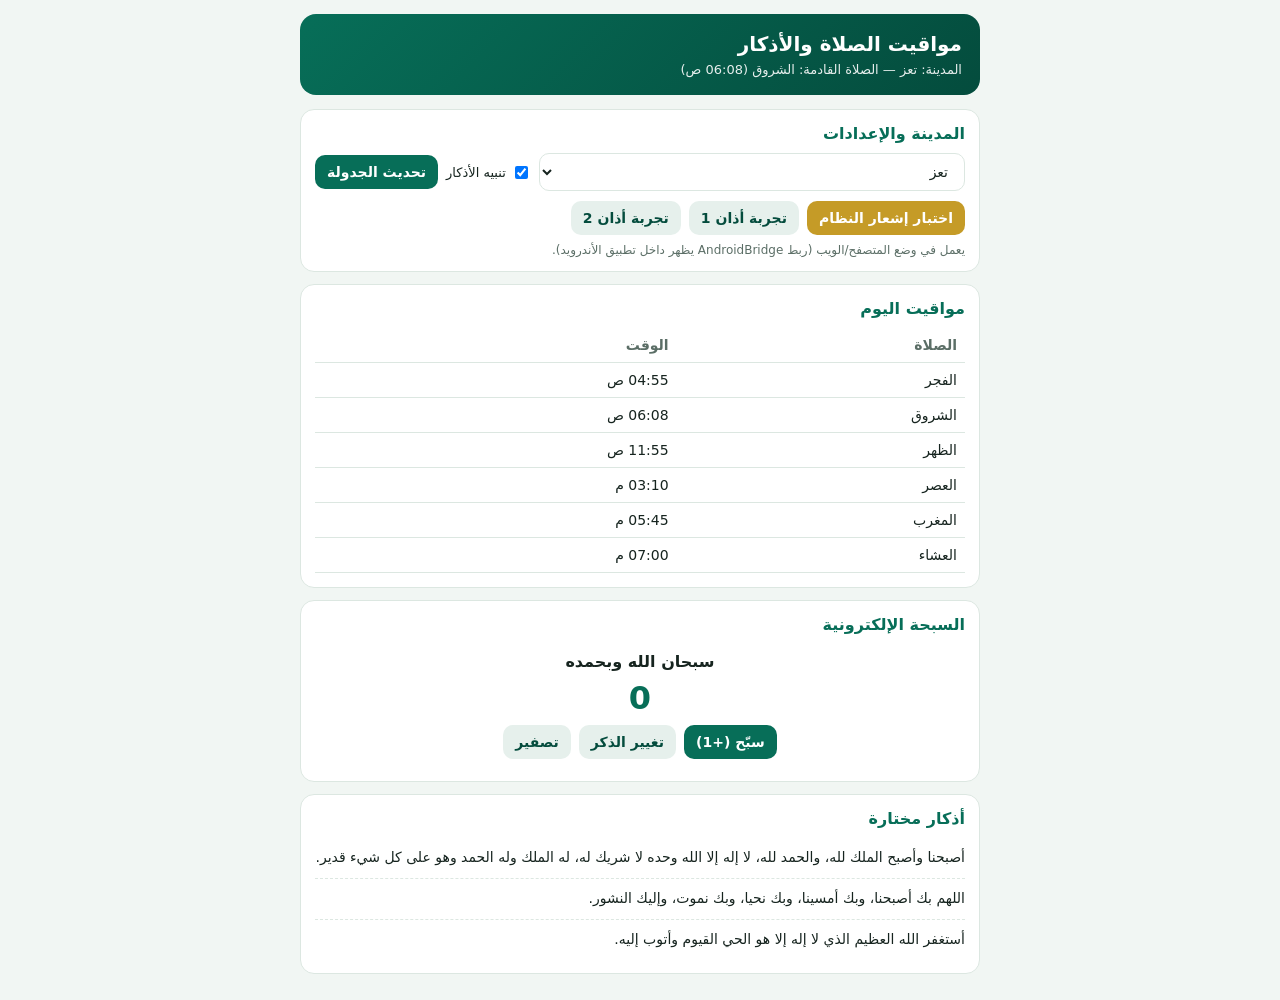
<file: app/src/main/assets/index.html>
<!DOCTYPE html>
<html lang="ar" dir="rtl">
<head>
  <meta charset="UTF-8" />
  <meta name="viewport" content="width=device-width, initial-scale=1.0" />
  <meta name="theme-color" content="#076e58" />
  <title>مواقيت الصلاة والأذكار</title>
  <link rel="manifest" href="./manifest.json" />
  <style>
    :root {
      --bg: #f1f6f3;
      --card: #ffffff;
      --primary: #076e58;
      --primary-dark: #044c3d;
      --accent: #c59b27;
      --text: #16241f;
      --muted: #5b6e66;
      --border: #dce7e1;
    }
    * { box-sizing: border-box; font-family: system-ui, -apple-system, "Segoe UI", Tahoma, sans-serif; }
    body { margin: 0; background: var(--bg); color: var(--text); padding: 14px; }
    .container { max-width: 680px; margin: 0 auto; }
    .header {
      background: linear-gradient(135deg, var(--primary), var(--primary-dark));
      color: #fff; padding: 18px; border-radius: 16px; margin-bottom: 14px;
    }
    .header h1 { margin: 0 0 6px; font-size: 20px; }
    .header p { margin: 0; opacity: 0.9; font-size: 13px; }
    .card {
      background: var(--card); border: 1px solid var(--border);
      border-radius: 14px; padding: 14px; margin-bottom: 12px;
    }
    .card h2 { margin: 0 0 10px; font-size: 16px; color: var(--primary); }
    .row { display: flex; gap: 8px; flex-wrap: wrap; align-items: center; }
    select, input, button {
      padding: 9px 12px; border-radius: 10px; border: 1px solid var(--border); font-size: 14px;
    }
    select, input { background: #fff; color: var(--text); flex: 1; min-width: 140px; }
    button {
      background: var(--primary); color: #fff; border: none; cursor: pointer; font-weight: 600;
    }
    button.secondary { background: #e6f0ec; color: var(--primary-dark); }
    button.gold { background: var(--accent); color: #fff; }
    table { width: 100%; border-collapse: collapse; margin-top: 6px; }
    th, td { padding: 9px 8px; border-bottom: 1px solid var(--border); text-align: right; font-size: 14px; }
    th { color: var(--muted); font-weight: 600; }
    .status { font-size: 12px; color: var(--muted); margin-top: 8px; }
    .tasbeeh-box { text-align: center; padding: 8px 0; }
    .tasbeeh-count { font-size: 32px; font-weight: 700; color: var(--primary); margin: 8px 0; }
    .zikr-item { padding: 8px 0; border-bottom: 1px dashed var(--border); font-size: 14px; line-height: 1.7; }
    .zikr-item:last-child { border-bottom: none; }
  </style>
</head>
<body>
  <div class="container">
    <div class="header">
      <h1>مواقيت الصلاة والأذكار</h1>
      <p id="nextPrayerInfo">جارٍ تجهيز المواقيت والتنبيهات...</p>
    </div>

    <div class="card">
      <h2>المدينة والإعدادات</h2>
      <div class="row">
        <select id="citySelect">
          <option value="تعز" selected>تعز</option>
          <option value="صنعاء">صنعاء</option>
          <option value="عدن">عدن</option>
          <option value="إب">إب</option>
          <option value="الحديدة">الحديدة</option>
          <option value="حضرموت">حضرموت</option>
        </select>
        <label style="font-size:13px; display:flex; align-items:center; gap:5px;">
          <input type="checkbox" id="azkarToggle" checked style="flex:0; min-width:auto;" />
          تنبيه الأذكار
        </label>
        <button onclick="syncSchedule()">تحديث الجدولة</button>
      </div>
      <div class="row" style="margin-top:10px;">
        <button class="gold" onclick="testSystemNotification()">اختبار إشعار النظام</button>
        <button class="secondary" onclick="playAdhanSample('adhan1.m4a')">تجربة أذان 1</button>
        <button class="secondary" onclick="playAdhanSample('adhan2.m4a')">تجربة أذان 2</button>
      </div>
      <div class="status" id="bridgeStatus">جاري التحقق من ربط النظام...</div>
    </div>

    <div class="card">
      <h2>مواقيت اليوم</h2>
      <table>
        <thead>
          <tr><th>الصلاة</th><th>الوقت</th></tr>
        </thead>
        <tbody id="timesBody"></tbody>
      </table>
    </div>

    <div class="card">
      <h2>السبحة الإلكترونية</h2>
      <div class="tasbeeh-box">
        <div id="tasbeehPhrase" style="font-weight:600;">سبحان الله وبحمده</div>
        <div class="tasbeeh-count" id="tasbeehCount">0</div>
        <div class="row" style="justify-content:center;">
          <button onclick="incTasbeeh()">سبّح (+1)</button>
          <button class="secondary" onclick="nextPhrase()">تغيير الذكر</button>
          <button class="secondary" onclick="resetTasbeeh()">تصفير</button>
        </div>
      </div>
    </div>

    <div class="card">
      <h2>أذكار مختارة</h2>
      <div class="zikr-item">أصبحنا وأصبح الملك لله، والحمد لله، لا إله إلا الله وحده لا شريك له، له الملك وله الحمد وهو على كل شيء قدير.</div>
      <div class="zikr-item">اللهم بك أصبحنا، وبك أمسينا، وبك نحيا، وبك نموت، وإليك النشور.</div>
      <div class="zikr-item">أستغفر الله العظيم الذي لا إله إلا هو الحي القيوم وأتوب إليه.</div>
    </div>
  </div>

  <script>
    const CITY_MINUTES = {
      "تعز":     [295, 368, 715, 910, 1065, 1140],
      "صنعاء":   [300, 374, 720, 914, 1068, 1143],
      "عدن":     [292, 364, 712, 908, 1063, 1138],
      "إب":       [298, 371, 718, 912, 1067, 1142],
      "الحديدة": [304, 378, 724, 918, 1073, 1148],
      "حضرموت":  [282, 353, 700, 895, 1050, 1125]
    };
    const PRAYER_LABELS = ["الفجر", "الشروق", "الظهر", "العصر", "المغرب", "العشاء"];
    const PHRASES = ["سبحان الله وبحمده", "سبحان الله العظيم", "الحمد لله", "لا إله إلا الله", "الله أكبر"];

    let count = 0;
    let phraseIdx = 0;
    let currentAudio = null;

    function fmtMin(totalMin) {
      const h24 = Math.floor(totalMin / 60) % 24;
      const m = totalMin % 60;
      const period = h24 >= 12 ? "م" : "ص";
      const h12 = h24 % 12 === 0 ? 12 : h24 % 12;
      return `${String(h12).padStart(2, "0")}:${String(m).padStart(2, "0")} ${period}`;
    }

    function renderTimes() {
      const city = document.getElementById("citySelect").value;
      const mins = CITY_MINUTES[city] || CITY_MINUTES["تعز"];
      const tbody = document.getElementById("timesBody");
      tbody.innerHTML = "";
      mins.forEach((m, idx) => {
        const tr = document.createElement("tr");
        tr.innerHTML = `<td>${PRAYER_LABELS[idx]}</td><td>${fmtMin(m)}</td>`;
        tbody.appendChild(tr);
      });

      const now = new Date();
      const cur = now.getHours() * 60 + now.getMinutes();
      const upcoming = mins.findIndex(m => m > cur);
      if (upcoming >= 0) {
        document.getElementById("nextPrayerInfo").textContent =
          `المدينة: ${city} — الصلاة القادمة: ${PRAYER_LABELS[upcoming]} (${fmtMin(mins[upcoming])})`;
      } else {
        document.getElementById("nextPrayerInfo").textContent =
          `المدينة: ${city} — الصلاة القادمة: الفجر غداً (${fmtMin(mins[0])})`;
      }
    }

    function syncSchedule() {
      renderTimes();
      const city = document.getElementById("citySelect").value;
      const mins = CITY_MINUTES[city] || CITY_MINUTES["تعز"];
      const azkarEnabled = document.getElementById("azkarToggle").checked;
      const morningMin = 360;
      const eveningMin = 1020;

      if (window.AndroidBridge && typeof window.AndroidBridge.updateScheduleFromWeb === "function") {
        window.AndroidBridge.updateScheduleFromWeb(
          city, mins[0], mins[2], mins[3], mins[4], mins[5],
          morningMin, eveningMin, azkarEnabled
        );
        document.getElementById("bridgeStatus").textContent =
          "تمت مزامنة المواقيت مع مجدول أندرويد بنجاح.";
      } else {
        document.getElementById("bridgeStatus").textContent =
          "يعمل في وضع المتصفح/الويب (ربط AndroidBridge يظهر داخل تطبيق الأندرويد).";
      }

      if (navigator.serviceWorker && navigator.serviceWorker.controller) {
        navigator.serviceWorker.controller.postMessage({
          type: "SYNC_SCHEDULE",
          payload: {
            enabled: true,
            cityName: city,
            times: mins,
            azkarEnabled,
            morningTime: morningMin,
            eveningTime: eveningMin
          }
        });
      }
    }

    function testSystemNotification() {
      if (window.AndroidBridge && typeof window.AndroidBridge.sendTestNotificationNow === "function") {
        window.AndroidBridge.sendTestNotificationNow();
      } else if (navigator.serviceWorker && navigator.serviceWorker.controller) {
        navigator.serviceWorker.controller.postMessage({
          type: "TEST_NOTIFICATION",
          title: "مواقيت الصلاة والأذكار",
          body: "إشعار تجريبي من التطبيق"
        });
      } else if ("Notification" in window && Notification.permission === "granted") {
        new Notification("مواقيت الصلاة والأذكار", { body: "إشعار تجريبي" });
      }
    }

    function playAdhanSample(fileName) {
      if (currentAudio) {
        currentAudio.pause();
        currentAudio.currentTime = 0;
      }
      currentAudio = new Audio(`./audio/${fileName}`);
      currentAudio.play().catch(() => {
        document.getElementById("bridgeStatus").textContent =
          `تعذر تشغيل ./audio/${fileName} — تأكد من رفع الملف الصوتي أولاً.`;
      });
    }

    function incTasbeeh() {
      count += 1;
      document.getElementById("tasbeehCount").textContent = count;
    }
    function nextPhrase() {
      phraseIdx = (phraseIdx + 1) % PHRASES.length;
      document.getElementById("tasbeehPhrase").textContent = PHRASES[phraseIdx];
    }
    function resetTasbeeh() {
      count = 0;
      document.getElementById("tasbeehCount").textContent = count;
    }

    document.getElementById("citySelect").addEventListener("change", syncSchedule);
    document.getElementById("azkarToggle").addEventListener("change", syncSchedule);

    if ("serviceWorker" in navigator) {
      navigator.serviceWorker.register("./sw.js").catch(() => {});
    }

    renderTimes();
    syncSchedule();
  </script>
</body>
</html>
</file>
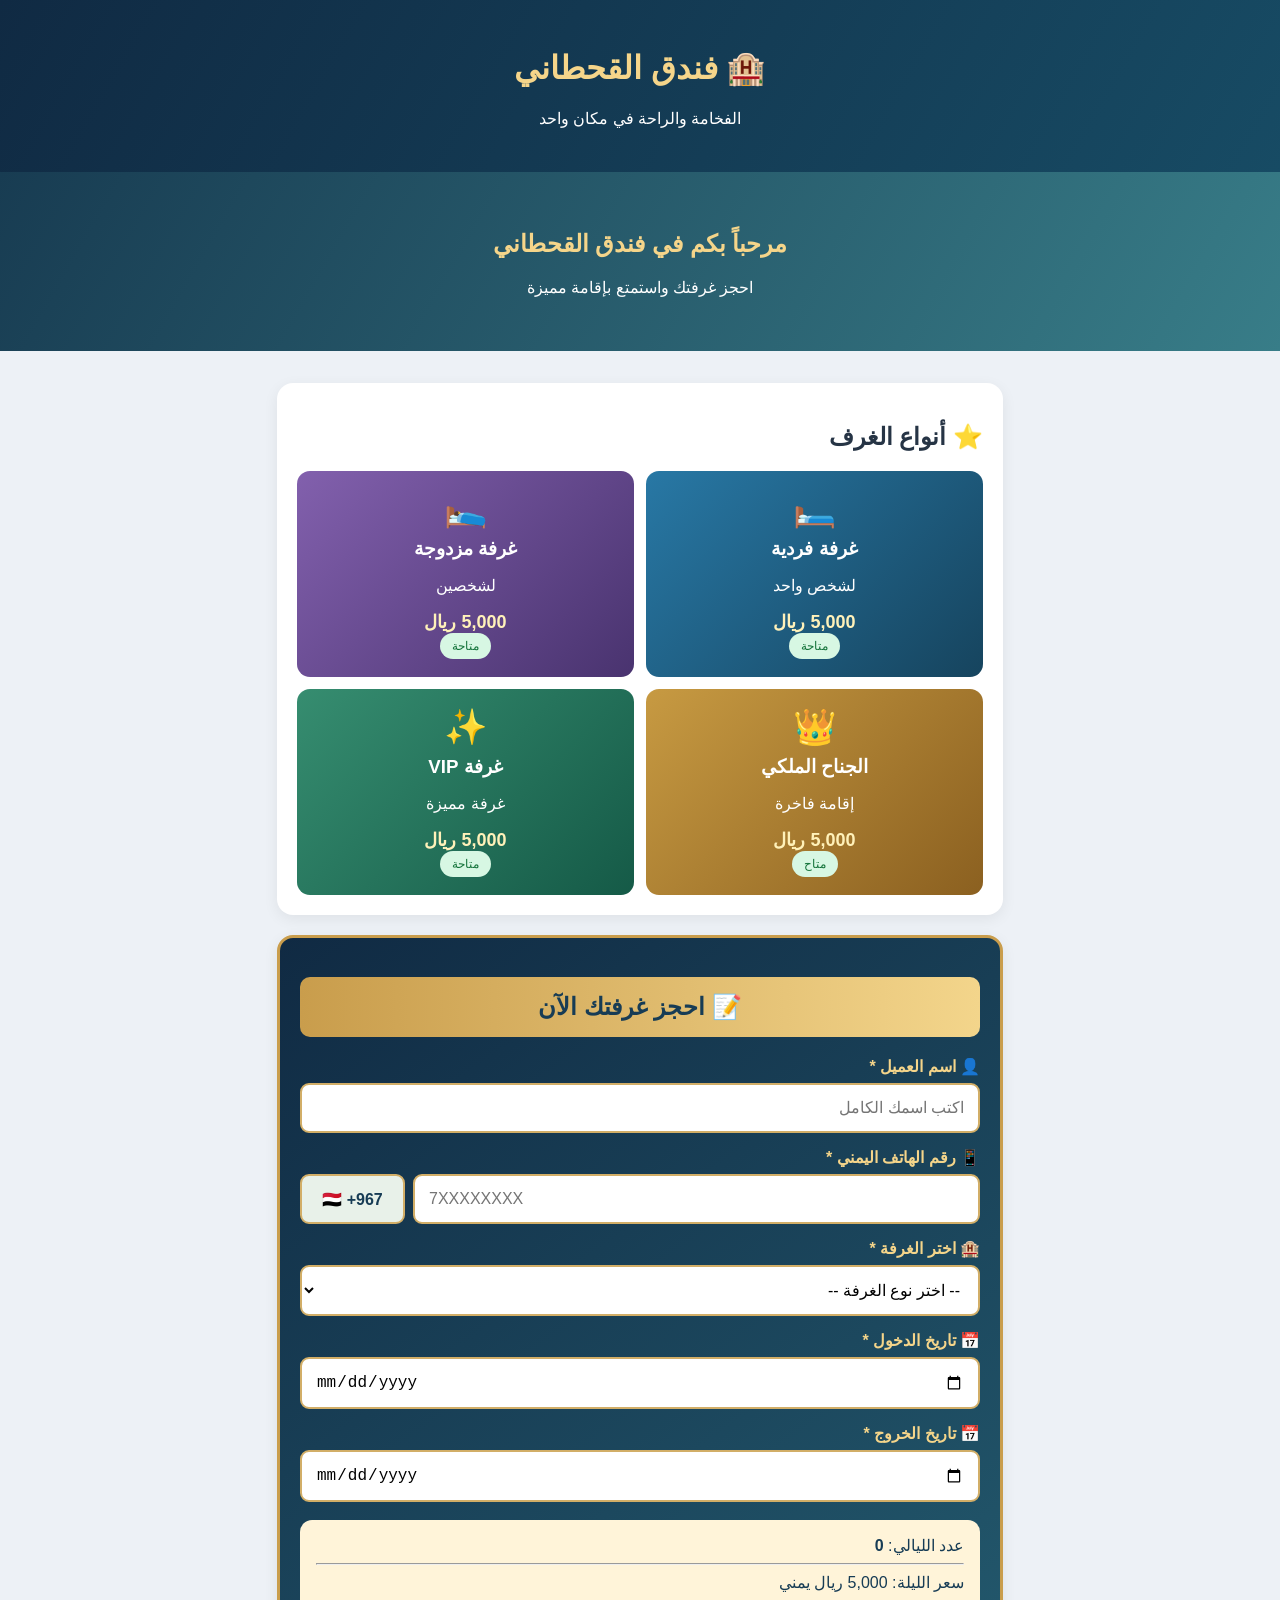
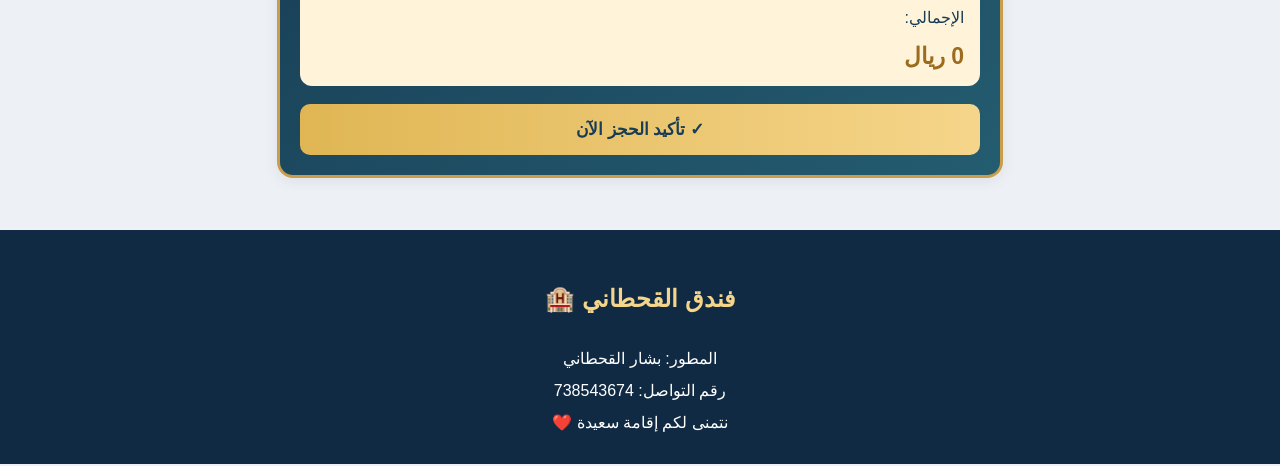
<file: alqhtani-hotel-preview.html>
<!DOCTYPE html>
<html lang="ar" dir="rtl">
<head>
<meta charset="UTF-8">
<meta name="viewport" content="width=device-width, initial-scale=1">
<title>فندق القحطاني</title>
<style>
*{box-sizing:border-box}
body{margin:0;font-family:Tahoma,Arial;background:#edf1f6;color:#263445}
header{background:linear-gradient(120deg,#102a43,#174b64);color:white;text-align:center;padding:28px 10px}
header h1{color:#f5d58a}
.hero{background:linear-gradient(120deg,#183c52,#387d88);color:white;text-align:center;padding:38px 15px}
.hero h2{color:#f5d58a}
.container{max-width:750px;margin:20px auto;padding:12px}
.card{background:white;padding:20px;border-radius:16px;margin-bottom:20px;box-shadow:0 4px 15px #0001}
.rooms{display:grid;grid-template-columns:1fr 1fr;gap:12px}
.room{padding:18px 9px;border-radius:13px;color:white;text-align:center}
.room h3{margin:8px 0}.emoji{font-size:35px}.price{font-size:18px;font-weight:bold;color:#fff1b9}
.blue{background:linear-gradient(135deg,#2878a5,#16445e)}
.purple{background:linear-gradient(135deg,#8260ad,#49336f)}
.gold{background:linear-gradient(135deg,#c79a42,#8b6020)}
.green{background:linear-gradient(135deg,#368d70,#155a47)}
.status{display:inline-block;background:#d7f7e3;color:#14733a;border-radius:20px;padding:6px 12px;font-size:12px}
.booking-card{background:linear-gradient(145deg,#102a43,#245c70);border:3px solid #c99d4c;color:white}
.booking-title{background:linear-gradient(90deg,#c99d4c,#f3d58b);color:#173c55;text-align:center;padding:16px;border-radius:10px}
label{display:block;margin:15px 0 7px;color:#f5d58a;font-weight:bold}
input,select{width:100%;padding:14px;border:2px solid #d2ae67;border-radius:9px;background:white;font-size:16px}
.phone-row{display:flex;direction:ltr;gap:8px}
.phone-code{width:105px;background:#e8f1e9;color:#173c55;border:2px solid #d2ae67;border-radius:9px;display:flex;align-items:center;justify-content:center;font-weight:bold;font-size:16px;flex-shrink:0}
.phone-row input{direction:ltr;text-align:left}
.total{background:#fff4d9;color:#173c55;padding:16px;border-radius:12px;margin-top:18px}
.total strong{color:#9b6b1e;font-size:23px}
button{background:linear-gradient(90deg,#e0b654,#f5d58a);color:#173c55;font-weight:bold;border:0;width:100%;padding:15px;border-radius:10px;font-size:17px;margin-top:18px;cursor:pointer}
.note{display:none;background:#d8f5e2;color:#176c38;padding:14px;border-radius:10px;margin:12px 0}
footer{background:#102a43;color:white;text-align:center;padding:25px;line-height:2}
@media(max-width:420px){.rooms{grid-template-columns:1fr 1fr}.card{padding:14px}}
</style>
</head>
<body>
<header><h1>🏨 فندق القحطاني</h1><p>الفخامة والراحة في مكان واحد</p></header>
<div class="hero"><h2>مرحباً بكم في فندق القحطاني</h2><p>احجز غرفتك واستمتع بإقامة مميزة</p></div>
<div class="container">
<div class="card">
<h2>⭐ أنواع الغرف</h2>
<div class="rooms">
<div class="room blue"><div class="emoji">🛏️</div><h3>غرفة فردية</h3><p>لشخص واحد</p><div class="price">5,000 ريال</div><span class="status">متاحة</span></div>
<div class="room purple"><div class="emoji">🛌</div><h3>غرفة مزدوجة</h3><p>لشخصين</p><div class="price">5,000 ريال</div><span class="status">متاحة</span></div>
<div class="room gold"><div class="emoji">👑</div><h3>الجناح الملكي</h3><p>إقامة فاخرة</p><div class="price">5,000 ريال</div><span class="status">متاح</span></div>
<div class="room green"><div class="emoji">✨</div><h3>غرفة VIP</h3><p>غرفة مميزة</p><div class="price">5,000 ريال</div><span class="status">متاحة</span></div>
</div></div>
<div class="card booking-card">
<h2 class="booking-title">📝 احجز غرفتك الآن</h2>
<div id="notice" class="note">هذه معاينة للعرض فقط؛ إرسال الحجز غير مفعّل في هذه النسخة.</div>
<form id="booking">
<label>👤 اسم العميل *</label><input name="name" type="text" placeholder="اكتب اسمك الكامل" required maxlength="100">
<label>📱 رقم الهاتف اليمني *</label>
<div class="phone-row"><div class="phone-code">🇾🇪 +967</div><input type="tel" name="phone" placeholder="7XXXXXXXX" inputmode="numeric" pattern="[0-9]{9}" minlength="9" maxlength="9" required></div>
<label>🏨 اختر الغرفة *</label>
<select name="room" required><option value="">-- اختر نوع الغرفة --</option><option>الغرفة الفردية - 5000 ريال</option><option>الغرفة المزدوجة - 5000 ريال</option><option>الجناح الملكي - 5000 ريال</option><option>غرفة VIP - 5000 ريال</option></select>
<label>📅 تاريخ الدخول *</label><input id="checkin" type="date" required>
<label>📅 تاريخ الخروج *</label><input id="checkout" type="date" required>
<div class="total">عدد الليالي: <b id="nights">0</b><hr>سعر الليلة: 5,000 ريال يمني<p>الإجمالي:</p><strong id="total">0 ريال</strong></div>
<button type="submit">✓ تأكيد الحجز الآن</button>
</form></div></div>
<footer><h2 style="color:#f5d58a">فندق القحطاني 🏨</h2>المطور: بشار القحطاني<br>رقم التواصل: 738543674<br>نتمنى لكم إقامة سعيدة ❤️</footer>
<script>
const start=document.getElementById('checkin'),end=document.getElementById('checkout');
const today=new Date().toISOString().slice(0,10);start.min=today;end.min=today;
function calculate(){const a=start.value,b=end.value;if(!a||!b){nights.textContent=0;total.textContent='0 ريال';return}
const n=Math.round((new Date(b+'T00:00:00')-new Date(a+'T00:00:00'))/86400000);
if(n<=0){nights.textContent=0;total.textContent='0 ريال';return}
nights.textContent=n;total.textContent=(n*5000).toLocaleString('en-US')+' ريال';}
start.addEventListener('change',()=>{end.min=start.value;calculate()});end.addEventListener('change',calculate);
document.getElementById('booking').addEventListener('submit',e=>{e.preventDefault();document.getElementById('notice').style.display='block';});
</script>
</body></html>
</file>
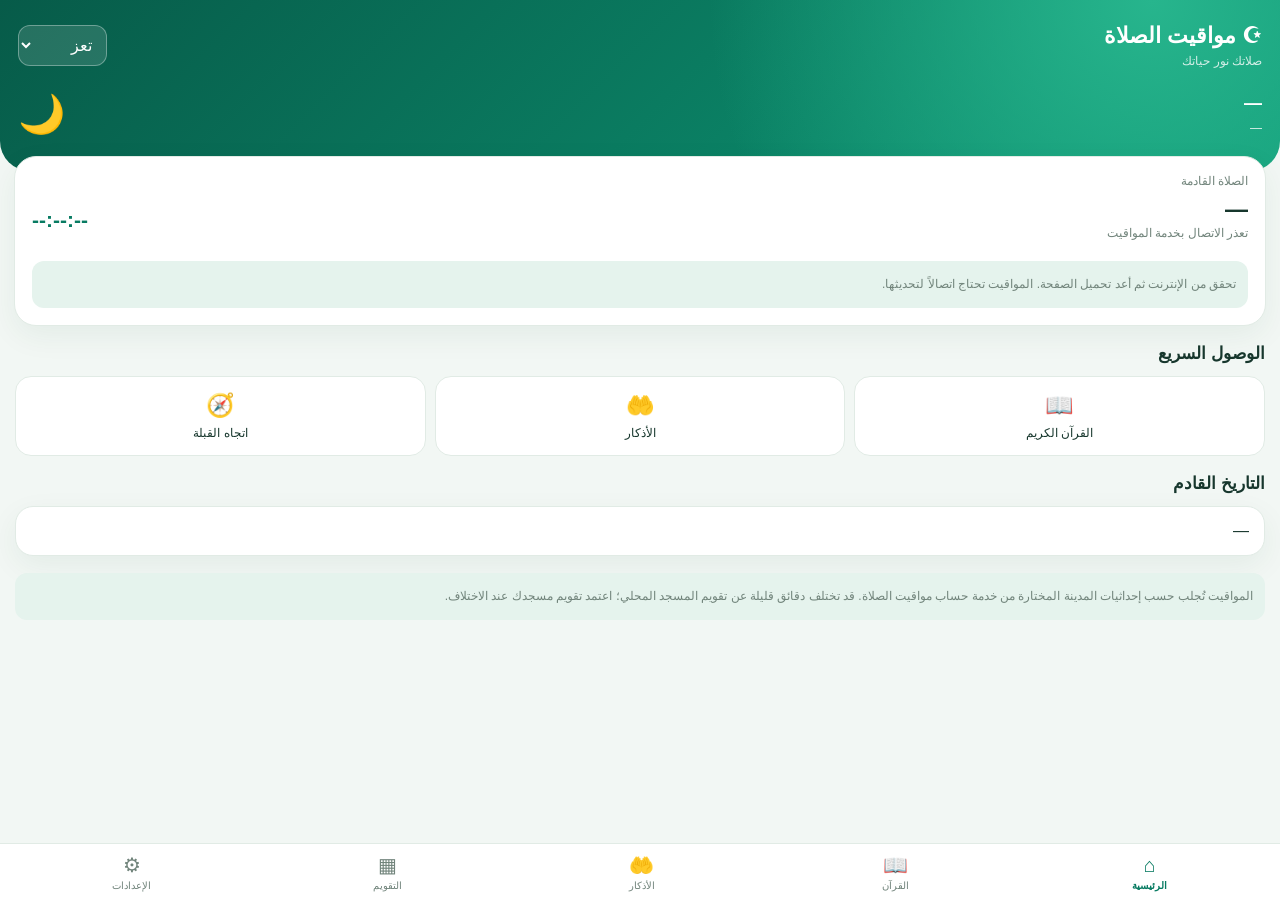
<file: index (1).html>
<!doctype html>
<html lang="ar" dir="rtl">
<head>
<meta charset="utf-8"><meta name="viewport" content="width=device-width,initial-scale=1,maximum-scale=1,user-scalable=no"><meta name="theme-color" content="#087b62"><title>مواقيت الصلاة</title>
<style>
:root{--bg:#f2f7f4;--card:#fff;--text:#17372d;--muted:#71847b;--main:#087b62;--main2:#0d9b78;--soft:#e5f3ed;--line:#e1ebe5;--shadow:0 10px 30px #164b3510}*{box-sizing:border-box}body{margin:0;background:var(--bg);color:var(--text);font-family:Tahoma,Arial,sans-serif;padding-bottom:84px;transition:.2s}body.dark{--bg:#101b17;--card:#1b2a23;--text:#edf7f1;--muted:#a5b8ad;--main:#55cba3;--main2:#168b6d;--soft:#263e32;--line:#30453a;--shadow:0 10px 30px #0003}button,select,input{font:inherit}button{cursor:pointer;border:0}.top{padding:23px 18px 35px;color:#fff;background:radial-gradient(circle at 90% 0,#27b58d 0,transparent 38%),linear-gradient(135deg,#075b49,#0d9875);border-radius:0 0 30px 30px}.toprow{display:flex;justify-content:space-between;align-items:center;gap:10px}.brand{font-size:22px;font-weight:bold}.sub{font-size:12px;opacity:.8;margin-top:5px}.cityselect{background:#ffffff20;color:#fff;border:1px solid #ffffff55;padding:10px;border-radius:12px;max-width:125px}.cityselect option{color:#123}.datebox{display:flex;justify-content:space-between;align-items:center;margin-top:24px}.datebig{font-size:18px;font-weight:bold}.datehint{font-size:12px;opacity:.85;margin-top:7px}.moon{font-size:38px}.hero{margin:-15px 14px 17px;background:var(--card);border:1px solid var(--line);border-radius:22px;padding:17px;box-shadow:var(--shadow)}.nextlabel{font-size:12px;color:var(--muted)}.nextrow{display:flex;justify-content:space-between;align-items:center;margin-top:8px;gap:8px}.nextname{font-size:23px;font-weight:bold}.count{font-size:21px;color:var(--main);font-weight:bold;direction:ltr;white-space:nowrap}.muted{color:var(--muted);font-size:12px;line-height:1.7}.prayers{display:grid;grid-template-columns:repeat(6,minmax(0,1fr));gap:6px;margin-top:18px}.pray{background:var(--soft);border-radius:13px;padding:10px 2px;text-align:center;min-width:0}.pray.active{background:var(--main);color:#fff}.pname{font-size:10px}.ptime{font-size:12px;font-weight:bold;margin-top:7px;direction:ltr;white-space:nowrap}.section{padding:0 15px;margin:17px 0}.sectitle{font-size:17px;font-weight:bold;margin:0 0 12px}.card{background:var(--card);border:1px solid var(--line);border-radius:18px;padding:15px;box-shadow:var(--shadow)}.quick{display:grid;grid-template-columns:repeat(3,1fr);gap:9px}.quick button{background:var(--card);border:1px solid var(--line);border-radius:16px;padding:15px 4px;color:var(--text);font-size:12px}.quick b{display:block;font-size:23px;margin-bottom:7px}.bottom{position:fixed;bottom:0;left:0;right:0;background:var(--card);border-top:1px solid var(--line);display:flex;justify-content:space-around;padding:8px 3px calc(8px + env(safe-area-inset-bottom));z-index:5}.nav{background:none;color:var(--muted);font-size:10px;min-width:48px}.nav span{display:block;font-size:20px;margin-bottom:3px}.nav.active{color:var(--main);font-weight:bold}.page{display:none}.page.active{display:block}.toolbar{display:flex;gap:8px;align-items:center;flex-wrap:wrap;margin-bottom:12px}.field{background:var(--soft);color:var(--text);border:1px solid var(--line);padding:11px;border-radius:12px;min-width:0}.primary{background:var(--main);color:white;border-radius:12px;padding:11px 15px}.secondary{background:var(--soft);color:var(--main);border-radius:12px;padding:10px 13px}.ayah{font-size:22px;line-height:2.1;text-align:justify;padding:12px 3px;border-bottom:1px solid var(--line)}.ayah small{color:var(--main);font-size:12px;white-space:nowrap}.surahtitle{text-align:center;color:var(--main);font-weight:bold;padding:15px}.adhkar{line-height:2.1;font-size:19px}.counter{display:flex;align-items:center;justify-content:center;gap:15px;margin-top:15px}.countbtn{width:68px;height:68px;border-radius:50%;background:var(--main);color:white;font-size:24px}.settingrow{display:flex;justify-content:space-between;align-items:center;gap:8px;padding:13px 0;border-bottom:1px solid var(--line)}.compass{height:220px;display:grid;place-items:center}.dial{width:180px;height:180px;border:7px solid var(--soft);border-radius:50%;display:grid;place-items:center;position:relative;background:radial-gradient(circle,var(--card),var(--soft))}.needle{font-size:65px;color:var(--main);display:inline-block}.calendargrid{display:grid;grid-template-columns:repeat(7,1fr);gap:5px;text-align:center}.day{background:var(--soft);padding:10px 0;border-radius:9px;font-size:12px}.today{background:var(--main);color:#fff}.notice{padding:12px;background:var(--soft);border-radius:12px;color:var(--muted);font-size:12px;line-height:1.9}.status{padding:10px;background:var(--soft);border-radius:11px;margin-bottom:10px;color:var(--muted);font-size:12px}.wide{width:100%}.smalltitle{font-size:13px;font-weight:bold;color:var(--main);margin:14px 0 7px}
@media(max-width:360px){.prayers{gap:4px}.pray{padding:9px 1px}.pname{font-size:9px}.ptime{font-size:10px}.count{font-size:17px}}
</style></head>
<body>
<header class="top"><div class="toprow"><div><div class="brand">☪ مواقيت الصلاة</div><div class="sub">صلاتك نور حياتك</div></div><select id="city" class="cityselect" aria-label="المدينة"><option value="taiz">تعز</option><option value="sanaa">صنعاء</option><option value="aden">عدن</option><option value="ibb">إب</option><option value="hodeidah">الحديدة</option><option value="dhamar">ذمار</option><option value="mukalla">المكلا</option><option value="marib">مأرب</option><option value="sayun">سيئون</option></select></div><div class="datebox"><div><div class="datebig" id="greg">—</div><div class="datehint" id="hijri">—</div></div><div class="moon">🌙</div></div></header>
<main>
<section id="home" class="page active"><div class="hero"><div class="nextlabel">الصلاة القادمة</div><div class="nextrow"><div><div class="nextname" id="nextName">—</div><div class="muted" id="nextDate">يتم جلب المواقيت...</div></div><div class="count" id="countdown">--:--:--</div></div><div class="prayers" id="prayers"></div></div>
<div class="section"><h3 class="sectitle">الوصول السريع</h3><div class="quick"><button onclick="showPage('quran')"><b>📖</b>القرآن الكريم</button><button onclick="showPage('adhkar')"><b>🤲</b>الأذكار</button><button onclick="showPage('qibla')"><b>🧭</b>اتجاه القبلة</button></div></div>
<div class="section"><h3 class="sectitle">التاريخ القادم</h3><div class="card" id="tomorrow">—</div></div><div class="section"><div class="notice">المواقيت تُجلب حسب إحداثيات المدينة المختارة من خدمة حساب مواقيت الصلاة. قد تختلف دقائق قليلة عن تقويم المسجد المحلي؛ اعتمد تقويم مسجدك عند الاختلاف.</div></div></section>
<section id="quran" class="page"><div class="section"><h3 class="sectitle">📖 القرآن الكريم</h3><div class="toolbar"><select id="surahSelect" class="field" style="flex:1"><option>جارٍ تحميل السور...</option></select><select id="juzSelect" class="field"><option value="0">كل الأجزاء</option></select><button class="secondary" id="fontDown">A−</button><button class="secondary" id="fontUp">A+</button></div><div class="toolbar"><input id="searchAyah" class="field" placeholder="ابحث في الآيات" style="flex:1"><button class="primary" id="searchBtn">بحث</button></div><div id="quranStatus" class="muted">يتم تحميل القرآن الكريم...</div><div class="card" id="quranText"><div class="surahtitle">بسم الله الرحمن الرحيم</div></div></div></section>
<section id="adhkar" class="page"><div class="section"><h3 class="sectitle">🤲 الأذكار</h3><div class="toolbar"><button class="primary" onclick="loadAzkar('morning')">أذكار الصباح</button><button class="secondary" onclick="loadAzkar('evening')">أذكار المساء</button></div><div id="azkarCard" class="card"><div class="adhkar">اختر أذكار الصباح أو المساء للبدء.</div></div><div class="counter"><button class="countbtn" id="zikrCount">0</button><span class="muted">اضغط للتسبيح</span><button class="secondary" onclick="resetZikr()">تصفير</button></div></div></section>
<section id="qibla" class="page"><div class="section"><h3 class="sectitle">🧭 اتجاه القبلة</h3><div class="card"><div class="compass"><div class="dial"><span id="needle" class="needle">➤</span></div></div><div style="text-align:center;font-size:20px;font-weight:bold" id="qiblaDeg">—</div><p class="muted" style="text-align:center">الاتجاه محسوب من المدينة المختارة إلى الكعبة المشرفة، وليس بوصلة مغناطيسية مباشرة.</p></div></div></section>
<section id="calendar" class="page"><div class="section"><h3 class="sectitle">📅 التقويم</h3><div class="card"><div class="toolbar" style="justify-content:space-between"><button class="secondary" onclick="changeMonth(-1)">السابق</button><b id="monthTitle"></b><button class="secondary" onclick="changeMonth(1)">التالي</button></div><div class="calendargrid" id="calendarGrid"></div></div></div></section>
<section id="settings" class="page"><div class="section"><h3 class="sectitle">⚙️ الإعدادات</h3><div class="card"><div class="settingrow"><span>مظهر التطبيق</span><select id="theme" class="field"><option value="light">فاتح</option><option value="dark">داكن</option></select></div><div class="settingrow"><span>نظام الوقت</span><select id="timeFormat" class="field"><option value="12">12 ساعة</option><option value="24">24 ساعة</option></select></div><div class="settingrow"><span>تنبيه الأذان</span><button class="secondary" id="adhanToggle">تفعيل التنبيه</button></div><div class="settingrow"><span>تجربة صوت الأذان</span><button class="primary" id="testAdhan">تشغيل</button></div><div class="settingrow"><span>إيقاف الصوت</span><button class="secondary" id="stopAdhan">إيقاف</button></div><div class="notice">صوت الأذان يُشغّل عبر الإنترنت. التنبيه يعمل ما دامت الصفحة مفتوحة، وقد يمنع المتصفح التشغيل التلقائي. لا يمكن ضمان الأذان بعد إغلاق الصفحة أو قفل الهاتف.</div></div></div></section>
</main>
<nav class="bottom"><button class="nav active" data-page="home"><span>⌂</span>الرئيسية</button><button class="nav" data-page="quran"><span>📖</span>القرآن</button><button class="nav" data-page="adhkar"><span>🤲</span>الأذكار</button><button class="nav" data-page="calendar"><span>▦</span>التقويم</button><button class="nav" data-page="settings"><span>⚙</span>الإعدادات</button></nav>
<audio id="adhanAudio" preload="none" src="https://upload.wikimedia.org/wikipedia/commons/e/e7/Adhan.ogg"></audio>
<script>
'use strict';
const cities={taiz:{n:'تعز',lat:13.5795,lon:44.0209},sanaa:{n:'صنعاء',lat:15.3694,lon:44.191},aden:{n:'عدن',lat:12.7855,lon:45.0187},ibb:{n:'إب',lat:13.9667,lon:44.1833},hodeidah:{n:'الحديدة',lat:14.7978,lon:42.9545},dhamar:{n:'ذمار',lat:14.5427,lon:44.4051},mukalla:{n:'المكلا',lat:14.5425,lon:49.1242},marib:{n:'مأرب',lat:15.4625,lon:45.3258},sayun:{n:'سيئون',lat:15.943,lon:48.7873}};
const prayerKeys=['Fajr','Sunrise','Dhuhr','Asr','Maghrib','Isha'],names=['الفجر','الشروق','الظهر','العصر','المغرب','العشاء'];let times=[],nextPrayer=null,adhanEnabled=false,lastAdhanKey='',quran=[],fontSize=22,monthDate=new Date(),zikr=0,azkarType='morning',azIndex=0,azCount=0;
const $=id=>document.getElementById(id);function showPage(id){document.querySelectorAll('.page').forEach(p=>p.classList.toggle('active',p.id===id));document.querySelectorAll('.nav').forEach(b=>b.classList.toggle('active',b.dataset.page===id));if(id==='calendar')renderCalendar();if(id==='qibla')renderQibla()};document.querySelectorAll('.nav').forEach(b=>b.onclick=()=>showPage(b.dataset.page));
function parseApiTime(v){let m=String(v||'').match(/(\d{1,2}):(\d{2})/);if(!m)return null;return Number(m[1])*60+Number(m[2])}
function dateTime(minutes,dayOffset=0){let d=new Date();d.setHours(0,0,0,0);d.setDate(d.getDate()+dayOffset);d.setMinutes(minutes);return d}
function formatMinutes(v){let h=Math.floor(v/60)%24,m=v%60;if($('timeFormat').value==='24')return String(h).padStart(2,'0')+':'+String(m).padStart(2,'0');return (h%12||12)+':'+String(m).padStart(2,'0')+' '+(h<12?'ص':'م')}
function fmtDate(d){return d.toLocaleDateString('ar-YE',{weekday:'long',year:'numeric',month:'long',day:'numeric'})}
async function loadPrayerTimes(){let city=cities[$('city').value],d=new Date(),date=[String(d.getDate()).padStart(2,'0'),String(d.getMonth()+1).padStart(2,'0'),d.getFullYear()].join('-');$('nextDate').textContent='جارٍ تحديث المواقيت...';$('prayers').innerHTML='<div class="status" style="grid-column:1/-1">جارٍ جلب مواقيت الصلاة...</div>';try{let url=`https://api.aladhan.com/v1/timings/${date}?latitude=${city.lat}&longitude=${city.lon}&method=3&school=0`;let response=await fetch(url,{cache:'no-store'});if(!response.ok)throw Error('api');let json=await response.json();if(json.code!==200)throw Error('data');let t=json.data.timings;times=prayerKeys.map(k=>parseApiTime(t[k]));if(times.some(x=>x===null))throw Error('times');$('nextDate').textContent='مواقيت اليوم — '+city.n;renderPrayer();}catch(e){$('nextDate').textContent='تعذر الاتصال بخدمة المواقيت';$('prayers').innerHTML='<div class="notice" style="grid-column:1/-1">تحقق من الإنترنت ثم أعد تحميل الصفحة. المواقيت تحتاج اتصالاً لتحديثها.</div>';}}
function renderPrayer(){let now=new Date();$('greg').textContent=fmtDate(now);try{$('hijri').textContent=new Intl.DateTimeFormat('ar-SA-u-ca-islamic-umalqura',{day:'numeric',month:'long',year:'numeric'}).format(now)+' هـ'}catch(e){$('hijri').textContent='التاريخ الهجري'}$('prayers').innerHTML=names.map((n,i)=>`<div class="pray" id="pray${i}"><div class="pname">${n}</div><div class="ptime">${formatMinutes(times[i])}</div></div>`).join('');let upcoming=times.map((m,i)=>({d:dateTime(m),i})).filter(x=>x.d>now);if(!upcoming.length)upcoming=[{d:dateTime(times[0],1),i:0}];nextPrayer=upcoming[0];$('nextName').textContent=names[nextPrayer.i];$('nextDate').textContent='المتبقي على الصلاة القادمة';let tomorrow=new Date();tomorrow.setDate(tomorrow.getDate()+1);$('tomorrow').innerHTML=`غداً: <b>${fmtDate(tomorrow)}</b><br><span class="muted">${new Intl.DateTimeFormat('ar-SA-u-ca-islamic-umalqura',{day:'numeric',month:'long',year:'numeric'}).format(tomorrow)} هـ</span>`;tickCountdown();}
function tickCountdown(){if(!nextPrayer)return;let now=new Date(),diff=Math.max(0,Math.floor((nextPrayer.d-now)/1000)),h=Math.floor(diff/3600),m=Math.floor(diff%3600/60),s=diff%60;$('countdown').textContent=[h,m,s].map(x=>String(x).padStart(2,'0')).join(':');document.querySelectorAll('.pray').forEach(x=>x.classList.remove('active'));let el=$('pray'+nextPrayer.i);if(el)el.classList.add('active');if(diff===0){loadPrayerTimes()}}
function checkAdhan(){if(!times.length)return;let now=new Date(),minute=now.getHours()*60+now.getMinutes();times.forEach((m,i)=>{let key=now.toDateString()+'-'+i;if(m===minute&&adhanEnabled&&lastAdhanKey!==key){lastAdhanKey=key;playAdhan()}})}
function bearing(lat,lon){let p1=lat*Math.PI/180,p2=21.4225*Math.PI/180,dl=(39.8262-lon)*Math.PI/180;return (Math.atan2(Math.sin(dl),Math.cos(p1)*Math.tan(p2)-Math.sin(p1)*Math.cos(dl))*180/Math.PI+360)%360}function renderQibla(){let c=cities[$('city').value],b=bearing(c.lat,c.lon);$('needle').style.transform=`rotate(${b}deg)`;$('qiblaDeg').textContent='اتجاه القبلة '+Math.round(b)+'° من الشمال'}
async function loadQuran(){try{let cached=localStorage.getItem('quranUthmaniV1');if(cached){quran=JSON.parse(cached);$('quranStatus').textContent='القرآن جاهز للقراءة.'}else{$('quranStatus').textContent='تحميل القرآن الكريم...';let r=await fetch('https://api.alquran.cloud/v1/quran/quran-uthmani');if(!r.ok)throw Error();let j=await r.json();quran=j.data.surahs;localStorage.setItem('quranUthmaniV1',JSON.stringify(quran));$('quranStatus').textContent='تم تحميل القرآن وحفظه على الجهاز.'} $('surahSelect').innerHTML=quran.map(s=>`<option value="${s.number}">${s.number}. ${s.name}</option>`).join('');$('juzSelect').innerHTML='<option value="0">كل الأجزاء</option>'+Array.from({length:30},(_,i)=>`<option value="${i+1}">الجزء ${i+1}</option>`).join('');renderSurah(1)}catch(e){$('quranStatus').textContent='تعذر تحميل القرآن. تحقق من الإنترنت.';$('quranText').innerHTML='<div class="notice">يلزم الإنترنت عند أول تحميل للقرآن. بعد نجاح التحميل يُحفظ على هذا الجهاز.</div>'}}
function renderSurah(n){if(!quran.length)return;let s=quran.find(x=>x.number===Number(n));if(!s)return;let verses=s.ayahs;if(Number($('juzSelect').value))verses=verses.filter(a=>a.juz===Number($('juzSelect').value));$('quranText').innerHTML=`<div class="surahtitle">${s.name}</div>`+verses.map(a=>`<div class="ayah" style="font-size:${fontSize}px">${a.text} <small>﴿${a.numberInSurah}﴾</small></div>`).join('')}
$('surahSelect').onchange=()=>renderSurah($('surahSelect').value);$('juzSelect').onchange=()=>renderSurah($('surahSelect').value);$('fontUp').onclick=()=>{fontSize=Math.min(36,fontSize+2);renderSurah($('surahSelect').value)};$('fontDown').onclick=()=>{fontSize=Math.max(16,fontSize-2);renderSurah($('surahSelect').value)};$('searchBtn').onclick=()=>{let q=$('searchAyah').value.trim();if(!q||!quran.length)return;let hits=[];quran.forEach(s=>s.ayahs.forEach(a=>{if(a.text.includes(q))hits.push({s,a})}));$('quranText').innerHTML=hits.length?hits.slice(0,100).map(x=>`<div class="ayah" style="font-size:${fontSize}px"><small>${x.s.name} — ${x.a.numberInSurah}</small><br>${x.a.text}</div>`).join(''):'لا توجد نتائج'};
const azkar={morning:[['أصبحنا وأصبح الملك لله، والحمد لله، لا إله إلا الله وحده لا شريك له، له الملك وله الحمد وهو على كل شيء قدير.',1],['اللهم بك أصبحنا وبك أمسينا وبك نحيا وبك نموت وإليك النشور.',1],['رضيت بالله رباً، وبالإسلام ديناً، وبمحمد ﷺ نبياً.',3],['سبحان الله وبحمده.',100],['أستغفر الله وأتوب إليه.',100],['اللهم صل وسلم على نبينا محمد.',10]],evening:[['أمسينا وأمسى الملك لله، والحمد لله، لا إله إلا الله وحده لا شريك له، له الملك وله الحمد وهو على كل شيء قدير.',1],['اللهم بك أمسينا وبك أصبحنا وبك نحيا وبك نموت وإليك المصير.',1],['رضيت بالله رباً، وبالإسلام ديناً، وبمحمد ﷺ نبياً.',3],['سبحان الله وبحمده.',100],['أستغفر الله وأتوب إليه.',100],['اللهم صل وسلم على نبينا محمد.',10]]};function loadAzkar(type){azkarType=type;azIndex=0;azCount=0;renderZikr()}function renderZikr(){let arr=azkar[azkarType],item=arr[azIndex];$('azkarCard').innerHTML=`<div class="muted">${azkarType==='morning'?'أذكار الصباح':'أذكار المساء'} — الذكر ${azIndex+1} من ${arr.length}</div><div class="adhkar" style="margin-top:12px">${item[0]}</div><div class="muted" style="margin-top:12px">عدد التكرار الوارد: ${item[1]}</div><div class="toolbar" style="margin-top:14px"><button class="primary" onclick="nextZikr()">الذكر التالي</button><button class="secondary" onclick="loadAzkar(azkarType)">إعادة</button></div>`;$('zikrCount').textContent=azCount}function nextZikr(){azIndex=(azIndex+1)%azkar[azkarType].length;azCount=0;renderZikr()}$('zikrCount').onclick=()=>{azCount++;$('zikrCount').textContent=azCount};function resetZikr(){azCount=0;$('zikrCount').textContent=0}
function renderCalendar(){let y=monthDate.getFullYear(),m=monthDate.getMonth(),first=new Date(y,m,1).getDay(),days=new Date(y,m+1,0).getDate();$('monthTitle').textContent=monthDate.toLocaleDateString('ar-YE',{month:'long',year:'numeric'});let labels=['ح','ن','ث','ر','خ','ج','س'];$('calendarGrid').innerHTML=labels.map(x=>`<div class="muted">${x}</div>`).join('')+Array(first).fill('<div></div>').join('')+Array.from({length:days},(_,i)=>{let d=i+1,is=new Date().toDateString()===new Date(y,m,d).toDateString();return `<div class="day ${is?'today':''}">${d}<br><small>${new Intl.DateTimeFormat('ar-SA-u-ca-islamic-umalqura',{day:'numeric'}).format(new Date(y,m,d))}</small></div>`}).join('')}function changeMonth(v){monthDate.setMonth(monthDate.getMonth()+v);renderCalendar()}
function playAdhan(){let a=$('adhanAudio');a.pause();a.currentTime=0;a.load();let p=a.play();if(p&&p.catch)p.catch(()=>alert('تعذر تشغيل صوت الأذان. تأكد من الإنترنت وارفع صوت الوسائط ثم جرّب مرة أخرى.'))}$('testAdhan').onclick=playAdhan;$('stopAdhan').onclick=()=>$('adhanAudio').pause();$('adhanToggle').onclick=()=>{adhanEnabled=!adhanEnabled;$('adhanToggle').textContent=adhanEnabled?'إيقاف التنبيه':'تفعيل التنبيه';alert(adhanEnabled?'تم تفعيل التنبيه ما دامت الصفحة مفتوحة.':'تم إيقاف التنبيه.')};$('city').onchange=()=>{loadPrayerTimes();renderQibla()};$('timeFormat').onchange=()=>{if(times.length)renderPrayer()};$('theme').onchange=()=>{document.body.classList.toggle('dark',$('theme').value==='dark');localStorage.setItem('prayerTheme',$('theme').value)};let savedTheme=localStorage.getItem('prayerTheme');if(savedTheme){$('theme').value=savedTheme;document.body.classList.toggle('dark',savedTheme==='dark')}let savedCity=localStorage.getItem('prayerCity');if(savedCity&&cities[savedCity])$('city').value=savedCity;$('city').addEventListener('change',()=>localStorage.setItem('prayerCity',$('city').value));loadPrayerTimes();renderQibla();loadQuran();setInterval(()=>{tickCountdown();checkAdhan()},1000);setInterval(loadPrayerTimes,6*60*60*1000);
</script></body></html>
</file>
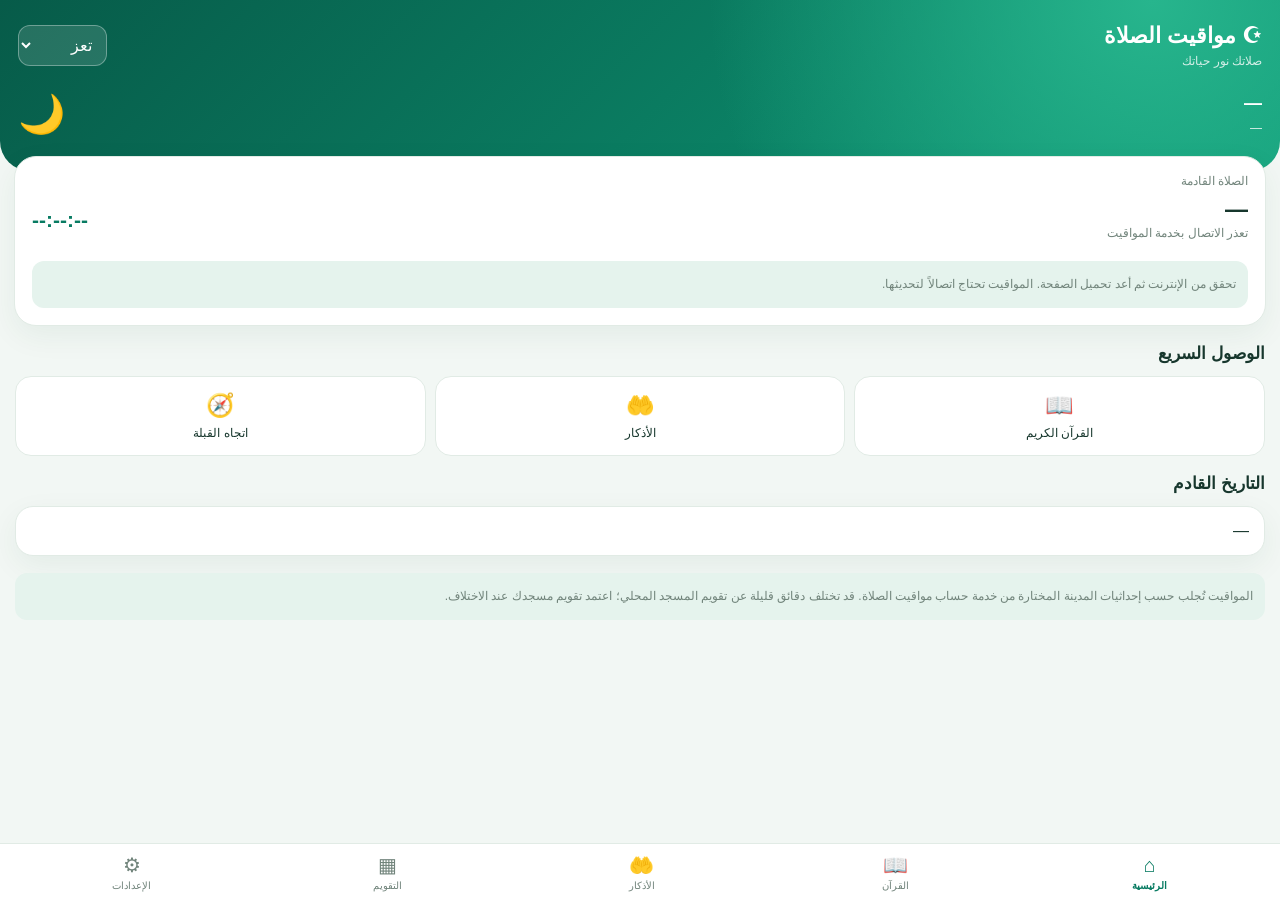
<file: index (2).html>
<!doctype html>
<html lang="ar" dir="rtl">
<head>
<meta charset="utf-8"><meta name="viewport" content="width=device-width,initial-scale=1,maximum-scale=1,user-scalable=no"><meta name="theme-color" content="#087b62"><title>مواقيت الصلاة</title>
<style>
:root{--bg:#f2f7f4;--card:#fff;--text:#17372d;--muted:#71847b;--main:#087b62;--main2:#0d9b78;--soft:#e5f3ed;--line:#e1ebe5;--shadow:0 10px 30px #164b3510}*{box-sizing:border-box}body{margin:0;background:var(--bg);color:var(--text);font-family:Tahoma,Arial,sans-serif;padding-bottom:84px;transition:.2s}body.dark{--bg:#101b17;--card:#1b2a23;--text:#edf7f1;--muted:#a5b8ad;--main:#55cba3;--main2:#168b6d;--soft:#263e32;--line:#30453a;--shadow:0 10px 30px #0003}button,select,input{font:inherit}button{cursor:pointer;border:0}.top{padding:23px 18px 35px;color:#fff;background:radial-gradient(circle at 90% 0,#27b58d 0,transparent 38%),linear-gradient(135deg,#075b49,#0d9875);border-radius:0 0 30px 30px}.toprow{display:flex;justify-content:space-between;align-items:center;gap:10px}.brand{font-size:22px;font-weight:bold}.sub{font-size:12px;opacity:.8;margin-top:5px}.cityselect{background:#ffffff20;color:#fff;border:1px solid #ffffff55;padding:10px;border-radius:12px;max-width:125px}.cityselect option{color:#123}.datebox{display:flex;justify-content:space-between;align-items:center;margin-top:24px}.datebig{font-size:18px;font-weight:bold}.datehint{font-size:12px;opacity:.85;margin-top:7px}.moon{font-size:38px}.hero{margin:-15px 14px 17px;background:var(--card);border:1px solid var(--line);border-radius:22px;padding:17px;box-shadow:var(--shadow)}.nextlabel{font-size:12px;color:var(--muted)}.nextrow{display:flex;justify-content:space-between;align-items:center;margin-top:8px;gap:8px}.nextname{font-size:23px;font-weight:bold}.count{font-size:21px;color:var(--main);font-weight:bold;direction:ltr;white-space:nowrap}.muted{color:var(--muted);font-size:12px;line-height:1.7}.prayers{display:grid;grid-template-columns:repeat(6,minmax(0,1fr));gap:6px;margin-top:18px}.pray{background:var(--soft);border-radius:13px;padding:10px 2px;text-align:center;min-width:0}.pray.active{background:var(--main);color:#fff}.pname{font-size:10px}.ptime{font-size:12px;font-weight:bold;margin-top:7px;direction:ltr;white-space:nowrap}.section{padding:0 15px;margin:17px 0}.sectitle{font-size:17px;font-weight:bold;margin:0 0 12px}.card{background:var(--card);border:1px solid var(--line);border-radius:18px;padding:15px;box-shadow:var(--shadow)}.quick{display:grid;grid-template-columns:repeat(3,1fr);gap:9px}.quick button{background:var(--card);border:1px solid var(--line);border-radius:16px;padding:15px 4px;color:var(--text);font-size:12px}.quick b{display:block;font-size:23px;margin-bottom:7px}.bottom{position:fixed;bottom:0;left:0;right:0;background:var(--card);border-top:1px solid var(--line);display:flex;justify-content:space-around;padding:8px 3px calc(8px + env(safe-area-inset-bottom));z-index:5}.nav{background:none;color:var(--muted);font-size:10px;min-width:48px}.nav span{display:block;font-size:20px;margin-bottom:3px}.nav.active{color:var(--main);font-weight:bold}.page{display:none}.page.active{display:block}.toolbar{display:flex;gap:8px;align-items:center;flex-wrap:wrap;margin-bottom:12px}.field{background:var(--soft);color:var(--text);border:1px solid var(--line);padding:11px;border-radius:12px;min-width:0}.primary{background:var(--main);color:white;border-radius:12px;padding:11px 15px}.secondary{background:var(--soft);color:var(--main);border-radius:12px;padding:10px 13px}.ayah{font-size:22px;line-height:2.1;text-align:justify;padding:12px 3px;border-bottom:1px solid var(--line)}.ayah small{color:var(--main);font-size:12px;white-space:nowrap}.surahtitle{text-align:center;color:var(--main);font-weight:bold;padding:15px}.adhkar{line-height:2.1;font-size:19px}.counter{display:flex;align-items:center;justify-content:center;gap:15px;margin-top:15px}.countbtn{width:68px;height:68px;border-radius:50%;background:var(--main);color:white;font-size:24px}.settingrow{display:flex;justify-content:space-between;align-items:center;gap:8px;padding:13px 0;border-bottom:1px solid var(--line)}.compass{height:220px;display:grid;place-items:center}.dial{width:180px;height:180px;border:7px solid var(--soft);border-radius:50%;display:grid;place-items:center;position:relative;background:radial-gradient(circle,var(--card),var(--soft))}.needle{font-size:65px;color:var(--main);display:inline-block}.calendargrid{display:grid;grid-template-columns:repeat(7,1fr);gap:5px;text-align:center}.day{background:var(--soft);padding:10px 0;border-radius:9px;font-size:12px}.today{background:var(--main);color:#fff}.notice{padding:12px;background:var(--soft);border-radius:12px;color:var(--muted);font-size:12px;line-height:1.9}.status{padding:10px;background:var(--soft);border-radius:11px;margin-bottom:10px;color:var(--muted);font-size:12px}.wide{width:100%}.smalltitle{font-size:13px;font-weight:bold;color:var(--main);margin:14px 0 7px}
@media(max-width:360px){.prayers{gap:4px}.pray{padding:9px 1px}.pname{font-size:9px}.ptime{font-size:10px}.count{font-size:17px}}
</style></head>
<body>
<header class="top"><div class="toprow"><div><div class="brand">☪ مواقيت الصلاة</div><div class="sub">صلاتك نور حياتك</div></div><select id="city" class="cityselect" aria-label="المدينة"><option value="taiz">تعز</option><option value="sanaa">صنعاء</option><option value="aden">عدن</option><option value="ibb">إب</option><option value="hodeidah">الحديدة</option><option value="dhamar">ذمار</option><option value="mukalla">المكلا</option><option value="marib">مأرب</option><option value="sayun">سيئون</option></select></div><div class="datebox"><div><div class="datebig" id="greg">—</div><div class="datehint" id="hijri">—</div></div><div class="moon">🌙</div></div></header>
<main>
<section id="home" class="page active"><div class="hero"><div class="nextlabel">الصلاة القادمة</div><div class="nextrow"><div><div class="nextname" id="nextName">—</div><div class="muted" id="nextDate">يتم جلب المواقيت...</div></div><div class="count" id="countdown">--:--:--</div></div><div class="prayers" id="prayers"></div></div>
<div class="section"><h3 class="sectitle">الوصول السريع</h3><div class="quick"><button onclick="showPage('quran')"><b>📖</b>القرآن الكريم</button><button onclick="showPage('adhkar')"><b>🤲</b>الأذكار</button><button onclick="showPage('qibla')"><b>🧭</b>اتجاه القبلة</button></div></div>
<div class="section"><h3 class="sectitle">التاريخ القادم</h3><div class="card" id="tomorrow">—</div></div><div class="section"><div class="notice">المواقيت تُجلب حسب إحداثيات المدينة المختارة من خدمة حساب مواقيت الصلاة. قد تختلف دقائق قليلة عن تقويم المسجد المحلي؛ اعتمد تقويم مسجدك عند الاختلاف.</div></div></section>
<section id="quran" class="page"><div class="section"><h3 class="sectitle">📖 القرآن الكريم</h3><div class="toolbar"><select id="surahSelect" class="field" style="flex:1"><option>جارٍ تحميل السور...</option></select><select id="juzSelect" class="field"><option value="0">كل الأجزاء</option></select><button class="secondary" id="fontDown">A−</button><button class="secondary" id="fontUp">A+</button></div><div class="toolbar"><input id="searchAyah" class="field" placeholder="ابحث في الآيات" style="flex:1"><button class="primary" id="searchBtn">بحث</button></div><div id="quranStatus" class="muted">يتم تحميل القرآن الكريم...</div><div class="card" id="quranText"><div class="surahtitle">بسم الله الرحمن الرحيم</div></div></div></section>
<section id="adhkar" class="page"><div class="section"><h3 class="sectitle">🤲 الأذكار</h3><div class="toolbar"><button class="primary" onclick="loadAzkar('morning')">أذكار الصباح</button><button class="secondary" onclick="loadAzkar('evening')">أذكار المساء</button></div><div id="azkarCard" class="card"><div class="adhkar">اختر أذكار الصباح أو المساء للبدء.</div></div><div class="counter"><button class="countbtn" id="zikrCount">0</button><span class="muted">اضغط للتسبيح</span><button class="secondary" onclick="resetZikr()">تصفير</button></div></div></section>
<section id="qibla" class="page"><div class="section"><h3 class="sectitle">🧭 اتجاه القبلة</h3><div class="card"><div class="compass"><div class="dial"><span id="needle" class="needle">➤</span></div></div><div style="text-align:center;font-size:20px;font-weight:bold" id="qiblaDeg">—</div><p class="muted" style="text-align:center">الاتجاه محسوب من المدينة المختارة إلى الكعبة المشرفة، وليس بوصلة مغناطيسية مباشرة.</p></div></div></section>
<section id="calendar" class="page"><div class="section"><h3 class="sectitle">📅 التقويم</h3><div class="card"><div class="toolbar" style="justify-content:space-between"><button class="secondary" onclick="changeMonth(-1)">السابق</button><b id="monthTitle"></b><button class="secondary" onclick="changeMonth(1)">التالي</button></div><div class="calendargrid" id="calendarGrid"></div></div></div></section>
<section id="settings" class="page"><div class="section"><h3 class="sectitle">⚙️ الإعدادات</h3><div class="card"><div class="settingrow"><span>مظهر التطبيق</span><select id="theme" class="field"><option value="light">فاتح</option><option value="dark">داكن</option></select></div><div class="settingrow"><span>نظام الوقت</span><select id="timeFormat" class="field"><option value="12">12 ساعة</option><option value="24">24 ساعة</option></select></div><div class="settingrow"><span>تنبيه الأذان</span><button class="secondary" id="adhanToggle">تفعيل التنبيه</button></div><div class="settingrow"><span>تجربة صوت الأذان</span><button class="primary" id="testAdhan">تشغيل</button></div><div class="settingrow"><span>إيقاف الصوت</span><button class="secondary" id="stopAdhan">إيقاف</button></div><div class="notice">صوت الأذان يُشغّل عبر الإنترنت. التنبيه يعمل ما دامت الصفحة مفتوحة، وقد يمنع المتصفح التشغيل التلقائي. لا يمكن ضمان الأذان بعد إغلاق الصفحة أو قفل الهاتف.</div></div></div></section>
</main>
<nav class="bottom"><button class="nav active" data-page="home"><span>⌂</span>الرئيسية</button><button class="nav" data-page="quran"><span>📖</span>القرآن</button><button class="nav" data-page="adhkar"><span>🤲</span>الأذكار</button><button class="nav" data-page="calendar"><span>▦</span>التقويم</button><button class="nav" data-page="settings"><span>⚙</span>الإعدادات</button></nav>
<audio id="adhanAudio" preload="none" src="https://upload.wikimedia.org/wikipedia/commons/b/b0/Beautiful_adhan.ogg"></audio>
<script>
'use strict';
const cities={taiz:{n:'تعز',lat:13.5795,lon:44.0209},sanaa:{n:'صنعاء',lat:15.3694,lon:44.191},aden:{n:'عدن',lat:12.7855,lon:45.0187},ibb:{n:'إب',lat:13.9667,lon:44.1833},hodeidah:{n:'الحديدة',lat:14.7978,lon:42.9545},dhamar:{n:'ذمار',lat:14.5427,lon:44.4051},mukalla:{n:'المكلا',lat:14.5425,lon:49.1242},marib:{n:'مأرب',lat:15.4625,lon:45.3258},sayun:{n:'سيئون',lat:15.943,lon:48.7873}};
const prayerKeys=['Fajr','Sunrise','Dhuhr','Asr','Maghrib','Isha'],names=['الفجر','الشروق','الظهر','العصر','المغرب','العشاء'];let times=[],nextPrayer=null,adhanEnabled=false,lastAdhanKey='',quran=[],fontSize=22,monthDate=new Date(),zikr=0,azkarType='morning',azIndex=0,azCount=0;
const $=id=>document.getElementById(id);function showPage(id){document.querySelectorAll('.page').forEach(p=>p.classList.toggle('active',p.id===id));document.querySelectorAll('.nav').forEach(b=>b.classList.toggle('active',b.dataset.page===id));if(id==='calendar')renderCalendar();if(id==='qibla')renderQibla()};document.querySelectorAll('.nav').forEach(b=>b.onclick=()=>showPage(b.dataset.page));
function parseApiTime(v){let m=String(v||'').match(/(\d{1,2}):(\d{2})/);if(!m)return null;return Number(m[1])*60+Number(m[2])}
function dateTime(minutes,dayOffset=0){let d=new Date();d.setHours(0,0,0,0);d.setDate(d.getDate()+dayOffset);d.setMinutes(minutes);return d}
function formatMinutes(v){let h=Math.floor(v/60)%24,m=v%60;if($('timeFormat').value==='24')return String(h).padStart(2,'0')+':'+String(m).padStart(2,'0');return (h%12||12)+':'+String(m).padStart(2,'0')+' '+(h<12?'ص':'م')}
function fmtDate(d){return d.toLocaleDateString('ar-YE',{weekday:'long',year:'numeric',month:'long',day:'numeric'})}
async function loadPrayerTimes(){let city=cities[$('city').value],d=new Date(),date=[String(d.getDate()).padStart(2,'0'),String(d.getMonth()+1).padStart(2,'0'),d.getFullYear()].join('-');$('nextDate').textContent='جارٍ تحديث المواقيت...';$('prayers').innerHTML='<div class="status" style="grid-column:1/-1">جارٍ جلب مواقيت الصلاة...</div>';try{let url=`https://api.aladhan.com/v1/timings/${date}?latitude=${city.lat}&longitude=${city.lon}&method=3&school=0`;let response=await fetch(url,{cache:'no-store'});if(!response.ok)throw Error('api');let json=await response.json();if(json.code!==200)throw Error('data');let t=json.data.timings;times=prayerKeys.map(k=>parseApiTime(t[k]));if(times.some(x=>x===null))throw Error('times');$('nextDate').textContent='مواقيت اليوم — '+city.n;renderPrayer();}catch(e){$('nextDate').textContent='تعذر الاتصال بخدمة المواقيت';$('prayers').innerHTML='<div class="notice" style="grid-column:1/-1">تحقق من الإنترنت ثم أعد تحميل الصفحة. المواقيت تحتاج اتصالاً لتحديثها.</div>';}}
function renderPrayer(){let now=new Date();$('greg').textContent=fmtDate(now);try{$('hijri').textContent=new Intl.DateTimeFormat('ar-SA-u-ca-islamic-umalqura',{day:'numeric',month:'long',year:'numeric'}).format(now)+' هـ'}catch(e){$('hijri').textContent='التاريخ الهجري'}$('prayers').innerHTML=names.map((n,i)=>`<div class="pray" id="pray${i}"><div class="pname">${n}</div><div class="ptime">${formatMinutes(times[i])}</div></div>`).join('');let upcoming=times.map((m,i)=>({d:dateTime(m),i})).filter(x=>x.d>now);if(!upcoming.length)upcoming=[{d:dateTime(times[0],1),i:0}];nextPrayer=upcoming[0];$('nextName').textContent=names[nextPrayer.i];$('nextDate').textContent='المتبقي على الصلاة القادمة';let tomorrow=new Date();tomorrow.setDate(tomorrow.getDate()+1);$('tomorrow').innerHTML=`غداً: <b>${fmtDate(tomorrow)}</b><br><span class="muted">${new Intl.DateTimeFormat('ar-SA-u-ca-islamic-umalqura',{day:'numeric',month:'long',year:'numeric'}).format(tomorrow)} هـ</span>`;tickCountdown();}
function tickCountdown(){if(!nextPrayer)return;let now=new Date(),diff=Math.max(0,Math.floor((nextPrayer.d-now)/1000)),h=Math.floor(diff/3600),m=Math.floor(diff%3600/60),s=diff%60;$('countdown').textContent=[h,m,s].map(x=>String(x).padStart(2,'0')).join(':');document.querySelectorAll('.pray').forEach(x=>x.classList.remove('active'));let el=$('pray'+nextPrayer.i);if(el)el.classList.add('active');if(diff===0){loadPrayerTimes()}}
function checkAdhan(){if(!times.length)return;let now=new Date(),minute=now.getHours()*60+now.getMinutes();times.forEach((m,i)=>{let key=now.toDateString()+'-'+i;if(m===minute&&adhanEnabled&&lastAdhanKey!==key){lastAdhanKey=key;playAdhan()}})}
function bearing(lat,lon){let p1=lat*Math.PI/180,p2=21.4225*Math.PI/180,dl=(39.8262-lon)*Math.PI/180;return (Math.atan2(Math.sin(dl),Math.cos(p1)*Math.tan(p2)-Math.sin(p1)*Math.cos(dl))*180/Math.PI+360)%360}function renderQibla(){let c=cities[$('city').value],b=bearing(c.lat,c.lon);$('needle').style.transform=`rotate(${b}deg)`;$('qiblaDeg').textContent='اتجاه القبلة '+Math.round(b)+'° من الشمال'}
async function loadQuran(){try{let cached=localStorage.getItem('quranUthmaniV1');if(cached){quran=JSON.parse(cached);$('quranStatus').textContent='القرآن جاهز للقراءة.'}else{$('quranStatus').textContent='تحميل القرآن الكريم...';let r=await fetch('https://api.alquran.cloud/v1/quran/quran-uthmani');if(!r.ok)throw Error();let j=await r.json();quran=j.data.surahs;localStorage.setItem('quranUthmaniV1',JSON.stringify(quran));$('quranStatus').textContent='تم تحميل القرآن وحفظه على الجهاز.'} $('surahSelect').innerHTML=quran.map(s=>`<option value="${s.number}">${s.number}. ${s.name}</option>`).join('');$('juzSelect').innerHTML='<option value="0">كل الأجزاء</option>'+Array.from({length:30},(_,i)=>`<option value="${i+1}">الجزء ${i+1}</option>`).join('');renderSurah(1)}catch(e){$('quranStatus').textContent='تعذر تحميل القرآن. تحقق من الإنترنت.';$('quranText').innerHTML='<div class="notice">يلزم الإنترنت عند أول تحميل للقرآن. بعد نجاح التحميل يُحفظ على هذا الجهاز.</div>'}}
function renderSurah(n){if(!quran.length)return;let s=quran.find(x=>x.number===Number(n));if(!s)return;let verses=s.ayahs;if(Number($('juzSelect').value))verses=verses.filter(a=>a.juz===Number($('juzSelect').value));$('quranText').innerHTML=`<div class="surahtitle">${s.name}</div>`+verses.map(a=>`<div class="ayah" style="font-size:${fontSize}px">${a.text} <small>﴿${a.numberInSurah}﴾</small></div>`).join('')}
$('surahSelect').onchange=()=>renderSurah($('surahSelect').value);$('juzSelect').onchange=()=>renderSurah($('surahSelect').value);$('fontUp').onclick=()=>{fontSize=Math.min(36,fontSize+2);renderSurah($('surahSelect').value)};$('fontDown').onclick=()=>{fontSize=Math.max(16,fontSize-2);renderSurah($('surahSelect').value)};$('searchBtn').onclick=()=>{let q=$('searchAyah').value.trim();if(!q||!quran.length)return;let hits=[];quran.forEach(s=>s.ayahs.forEach(a=>{if(a.text.includes(q))hits.push({s,a})}));$('quranText').innerHTML=hits.length?hits.slice(0,100).map(x=>`<div class="ayah" style="font-size:${fontSize}px"><small>${x.s.name} — ${x.a.numberInSurah}</small><br>${x.a.text}</div>`).join(''):'لا توجد نتائج'};
const azkar={morning:[['أصبحنا وأصبح الملك لله، والحمد لله، لا إله إلا الله وحده لا شريك له، له الملك وله الحمد وهو على كل شيء قدير.',1],['اللهم بك أصبحنا وبك أمسينا وبك نحيا وبك نموت وإليك النشور.',1],['رضيت بالله رباً، وبالإسلام ديناً، وبمحمد ﷺ نبياً.',3],['سبحان الله وبحمده.',100],['أستغفر الله وأتوب إليه.',100],['اللهم صل وسلم على نبينا محمد.',10]],evening:[['أمسينا وأمسى الملك لله، والحمد لله، لا إله إلا الله وحده لا شريك له، له الملك وله الحمد وهو على كل شيء قدير.',1],['اللهم بك أمسينا وبك أصبحنا وبك نحيا وبك نموت وإليك المصير.',1],['رضيت بالله رباً، وبالإسلام ديناً، وبمحمد ﷺ نبياً.',3],['سبحان الله وبحمده.',100],['أستغفر الله وأتوب إليه.',100],['اللهم صل وسلم على نبينا محمد.',10]]};function loadAzkar(type){azkarType=type;azIndex=0;azCount=0;renderZikr()}function renderZikr(){let arr=azkar[azkarType],item=arr[azIndex];$('azkarCard').innerHTML=`<div class="muted">${azkarType==='morning'?'أذكار الصباح':'أذكار المساء'} — الذكر ${azIndex+1} من ${arr.length}</div><div class="adhkar" style="margin-top:12px">${item[0]}</div><div class="muted" style="margin-top:12px">عدد التكرار الوارد: ${item[1]}</div><div class="toolbar" style="margin-top:14px"><button class="primary" onclick="nextZikr()">الذكر التالي</button><button class="secondary" onclick="loadAzkar(azkarType)">إعادة</button></div>`;$('zikrCount').textContent=azCount}function nextZikr(){azIndex=(azIndex+1)%azkar[azkarType].length;azCount=0;renderZikr()}$('zikrCount').onclick=()=>{azCount++;$('zikrCount').textContent=azCount};function resetZikr(){azCount=0;$('zikrCount').textContent=0}
function renderCalendar(){let y=monthDate.getFullYear(),m=monthDate.getMonth(),first=new Date(y,m,1).getDay(),days=new Date(y,m+1,0).getDate();$('monthTitle').textContent=monthDate.toLocaleDateString('ar-YE',{month:'long',year:'numeric'});let labels=['ح','ن','ث','ر','خ','ج','س'];$('calendarGrid').innerHTML=labels.map(x=>`<div class="muted">${x}</div>`).join('')+Array(first).fill('<div></div>').join('')+Array.from({length:days},(_,i)=>{let d=i+1,is=new Date().toDateString()===new Date(y,m,d).toDateString();return `<div class="day ${is?'today':''}">${d}<br><small>${new Intl.DateTimeFormat('ar-SA-u-ca-islamic-umalqura',{day:'numeric'}).format(new Date(y,m,d))}</small></div>`}).join('')}function changeMonth(v){monthDate.setMonth(monthDate.getMonth()+v);renderCalendar()}
function playAdhan(){let a=$('adhanAudio');a.pause();a.currentTime=0;a.load();let p=a.play();if(p&&p.catch)p.catch(()=>alert('تعذر تشغيل صوت الأذان. تأكد من الإنترنت وارفع صوت الوسائط ثم جرّب مرة أخرى.'))}$('testAdhan').onclick=playAdhan;$('stopAdhan').onclick=()=>$('adhanAudio').pause();$('adhanToggle').onclick=()=>{adhanEnabled=!adhanEnabled;$('adhanToggle').textContent=adhanEnabled?'إيقاف التنبيه':'تفعيل التنبيه';alert(adhanEnabled?'تم تفعيل التنبيه ما دامت الصفحة مفتوحة.':'تم إيقاف التنبيه.')};$('city').onchange=()=>{loadPrayerTimes();renderQibla()};$('timeFormat').onchange=()=>{if(times.length)renderPrayer()};$('theme').onchange=()=>{document.body.classList.toggle('dark',$('theme').value==='dark');localStorage.setItem('prayerTheme',$('theme').value)};let savedTheme=localStorage.getItem('prayerTheme');if(savedTheme){$('theme').value=savedTheme;document.body.classList.toggle('dark',savedTheme==='dark')}let savedCity=localStorage.getItem('prayerCity');if(savedCity&&cities[savedCity])$('city').value=savedCity;$('city').addEventListener('change',()=>localStorage.setItem('prayerCity',$('city').value));loadPrayerTimes();renderQibla();loadQuran();setInterval(()=>{tickCountdown();checkAdhan()},1000);setInterval(loadPrayerTimes,6*60*60*1000);
</script></body></html>
</file>
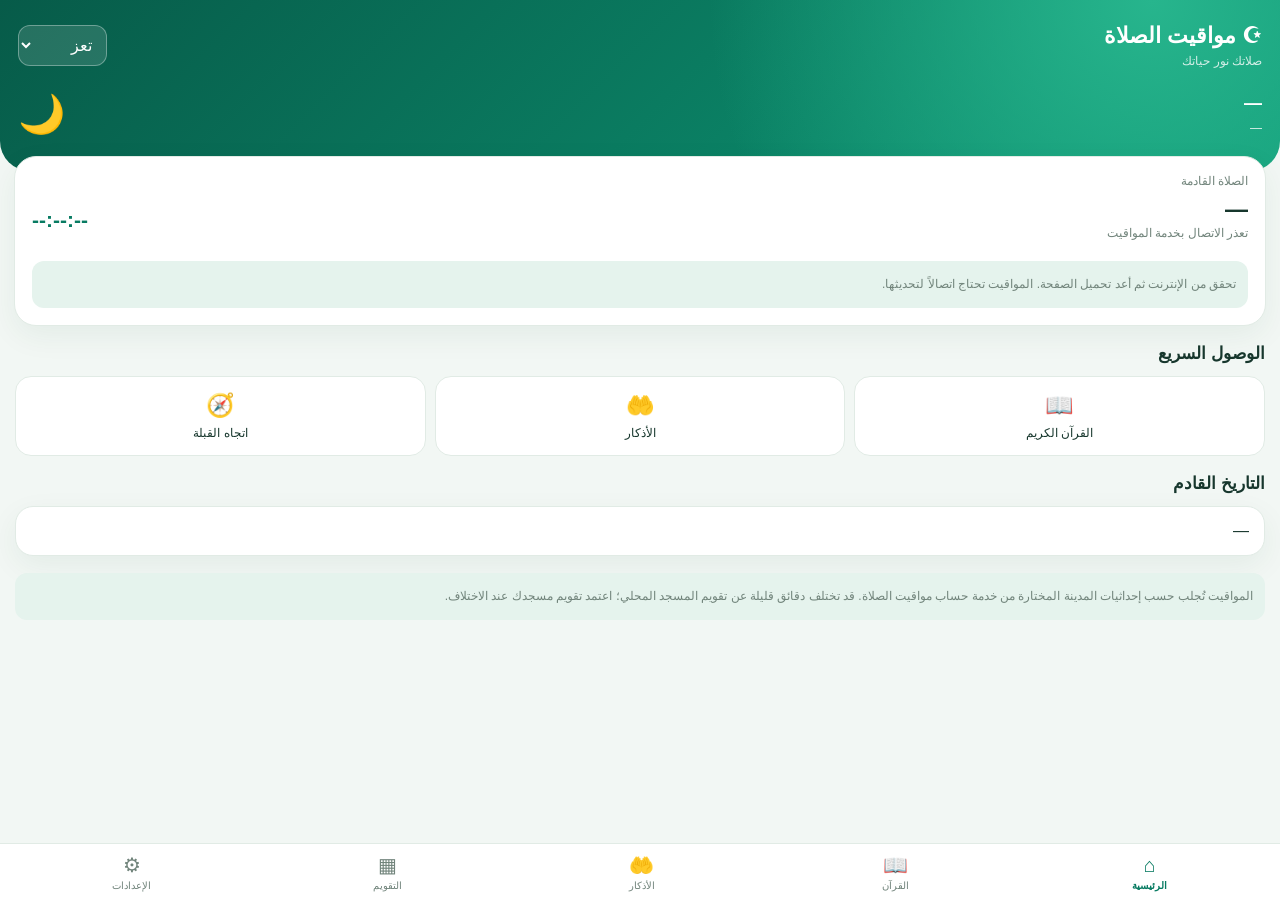
<file: index (3).html>
<!doctype html>
<html lang="ar" dir="rtl">
<head>
<meta charset="utf-8"><meta name="viewport" content="width=device-width,initial-scale=1,maximum-scale=1,user-scalable=no"><meta name="theme-color" content="#087b62"><title>مواقيت الصلاة</title>
<style>
:root{--bg:#f2f7f4;--card:#fff;--text:#17372d;--muted:#71847b;--main:#087b62;--main2:#0d9b78;--soft:#e5f3ed;--line:#e1ebe5;--shadow:0 10px 30px #164b3510}*{box-sizing:border-box}body{margin:0;background:var(--bg);color:var(--text);font-family:Tahoma,Arial,sans-serif;padding-bottom:84px;transition:.2s}body.dark{--bg:#101b17;--card:#1b2a23;--text:#edf7f1;--muted:#a5b8ad;--main:#55cba3;--main2:#168b6d;--soft:#263e32;--line:#30453a;--shadow:0 10px 30px #0003}button,select,input{font:inherit}button{cursor:pointer;border:0}.top{padding:23px 18px 35px;color:#fff;background:radial-gradient(circle at 90% 0,#27b58d 0,transparent 38%),linear-gradient(135deg,#075b49,#0d9875);border-radius:0 0 30px 30px}.toprow{display:flex;justify-content:space-between;align-items:center;gap:10px}.brand{font-size:22px;font-weight:bold}.sub{font-size:12px;opacity:.8;margin-top:5px}.cityselect{background:#ffffff20;color:#fff;border:1px solid #ffffff55;padding:10px;border-radius:12px;max-width:125px}.cityselect option{color:#123}.datebox{display:flex;justify-content:space-between;align-items:center;margin-top:24px}.datebig{font-size:18px;font-weight:bold}.datehint{font-size:12px;opacity:.85;margin-top:7px}.moon{font-size:38px}.hero{margin:-15px 14px 17px;background:var(--card);border:1px solid var(--line);border-radius:22px;padding:17px;box-shadow:var(--shadow)}.nextlabel{font-size:12px;color:var(--muted)}.nextrow{display:flex;justify-content:space-between;align-items:center;margin-top:8px;gap:8px}.nextname{font-size:23px;font-weight:bold}.count{font-size:21px;color:var(--main);font-weight:bold;direction:ltr;white-space:nowrap}.muted{color:var(--muted);font-size:12px;line-height:1.7}.prayers{display:grid;grid-template-columns:repeat(6,minmax(0,1fr));gap:6px;margin-top:18px}.pray{background:var(--soft);border-radius:13px;padding:10px 2px;text-align:center;min-width:0}.pray.active{background:var(--main);color:#fff}.pname{font-size:10px}.ptime{font-size:12px;font-weight:bold;margin-top:7px;direction:ltr;white-space:nowrap}.section{padding:0 15px;margin:17px 0}.sectitle{font-size:17px;font-weight:bold;margin:0 0 12px}.card{background:var(--card);border:1px solid var(--line);border-radius:18px;padding:15px;box-shadow:var(--shadow)}.quick{display:grid;grid-template-columns:repeat(3,1fr);gap:9px}.quick button{background:var(--card);border:1px solid var(--line);border-radius:16px;padding:15px 4px;color:var(--text);font-size:12px}.quick b{display:block;font-size:23px;margin-bottom:7px}.bottom{position:fixed;bottom:0;left:0;right:0;background:var(--card);border-top:1px solid var(--line);display:flex;justify-content:space-around;padding:8px 3px calc(8px + env(safe-area-inset-bottom));z-index:5}.nav{background:none;color:var(--muted);font-size:10px;min-width:48px}.nav span{display:block;font-size:20px;margin-bottom:3px}.nav.active{color:var(--main);font-weight:bold}.page{display:none}.page.active{display:block}.toolbar{display:flex;gap:8px;align-items:center;flex-wrap:wrap;margin-bottom:12px}.field{background:var(--soft);color:var(--text);border:1px solid var(--line);padding:11px;border-radius:12px;min-width:0}.primary{background:var(--main);color:white;border-radius:12px;padding:11px 15px}.secondary{background:var(--soft);color:var(--main);border-radius:12px;padding:10px 13px}.ayah{font-size:22px;line-height:2.1;text-align:justify;padding:12px 3px;border-bottom:1px solid var(--line)}.ayah small{color:var(--main);font-size:12px;white-space:nowrap}.surahtitle{text-align:center;color:var(--main);font-weight:bold;padding:15px}.adhkar{line-height:2.1;font-size:19px}.counter{display:flex;align-items:center;justify-content:center;gap:15px;margin-top:15px}.countbtn{width:68px;height:68px;border-radius:50%;background:var(--main);color:white;font-size:24px}.settingrow{display:flex;justify-content:space-between;align-items:center;gap:8px;padding:13px 0;border-bottom:1px solid var(--line)}.compass{height:220px;display:grid;place-items:center}.dial{width:180px;height:180px;border:7px solid var(--soft);border-radius:50%;display:grid;place-items:center;position:relative;background:radial-gradient(circle,var(--card),var(--soft))}.needle{font-size:65px;color:var(--main);display:inline-block}.calendargrid{display:grid;grid-template-columns:repeat(7,1fr);gap:5px;text-align:center}.day{background:var(--soft);padding:10px 0;border-radius:9px;font-size:12px}.today{background:var(--main);color:#fff}.notice{padding:12px;background:var(--soft);border-radius:12px;color:var(--muted);font-size:12px;line-height:1.9}.status{padding:10px;background:var(--soft);border-radius:11px;margin-bottom:10px;color:var(--muted);font-size:12px}.wide{width:100%}.smalltitle{font-size:13px;font-weight:bold;color:var(--main);margin:14px 0 7px}.developer-credit{text-align:center;margin-top:16px;padding:14px 10px;border-top:1px solid var(--line);color:var(--muted);font-size:13px;line-height:2}.developer-credit b{color:var(--main)}.developer-credit a{color:var(--main);font-weight:bold;text-decoration:none;direction:ltr;display:inline-block}
@media(max-width:360px){.prayers{gap:4px}.pray{padding:9px 1px}.pname{font-size:9px}.ptime{font-size:10px}.count{font-size:17px}}
</style></head>
<body>
<header class="top"><div class="toprow"><div><div class="brand">☪ مواقيت الصلاة</div><div class="sub">صلاتك نور حياتك</div></div><select id="city" class="cityselect" aria-label="المدينة"><option value="taiz">تعز</option><option value="sanaa">صنعاء</option><option value="aden">عدن</option><option value="ibb">إب</option><option value="hodeidah">الحديدة</option><option value="dhamar">ذمار</option><option value="mukalla">المكلا</option><option value="marib">مأرب</option><option value="sayun">سيئون</option></select></div><div class="datebox"><div><div class="datebig" id="greg">—</div><div class="datehint" id="hijri">—</div></div><div class="moon">🌙</div></div></header>
<main>
<section id="home" class="page active"><div class="hero"><div class="nextlabel">الصلاة القادمة</div><div class="nextrow"><div><div class="nextname" id="nextName">—</div><div class="muted" id="nextDate">يتم جلب المواقيت...</div></div><div class="count" id="countdown">--:--:--</div></div><div class="prayers" id="prayers"></div></div>
<div class="section"><h3 class="sectitle">الوصول السريع</h3><div class="quick"><button onclick="showPage('quran')"><b>📖</b>القرآن الكريم</button><button onclick="showPage('adhkar')"><b>🤲</b>الأذكار</button><button onclick="showPage('qibla')"><b>🧭</b>اتجاه القبلة</button></div></div>
<div class="section"><h3 class="sectitle">التاريخ القادم</h3><div class="card" id="tomorrow">—</div></div><div class="section"><div class="notice">المواقيت تُجلب حسب إحداثيات المدينة المختارة من خدمة حساب مواقيت الصلاة. قد تختلف دقائق قليلة عن تقويم المسجد المحلي؛ اعتمد تقويم مسجدك عند الاختلاف.</div></div></section>
<section id="quran" class="page"><div class="section"><h3 class="sectitle">📖 القرآن الكريم</h3><div class="toolbar"><select id="surahSelect" class="field" style="flex:1"><option>جارٍ تحميل السور...</option></select><select id="juzSelect" class="field"><option value="0">كل الأجزاء</option></select><button class="secondary" id="fontDown">A−</button><button class="secondary" id="fontUp">A+</button></div><div class="toolbar"><input id="searchAyah" class="field" placeholder="ابحث في الآيات" style="flex:1"><button class="primary" id="searchBtn">بحث</button></div><div id="quranStatus" class="muted">يتم تحميل القرآن الكريم...</div><div class="card" id="quranText"><div class="surahtitle">بسم الله الرحمن الرحيم</div></div></div></section>
<section id="adhkar" class="page"><div class="section"><h3 class="sectitle">🤲 الأذكار</h3><div class="toolbar"><button class="primary" onclick="loadAzkar('morning')">أذكار الصباح</button><button class="secondary" onclick="loadAzkar('evening')">أذكار المساء</button></div><div id="azkarCard" class="card"><div class="adhkar">اختر أذكار الصباح أو المساء للبدء.</div></div><div class="counter"><button class="countbtn" id="zikrCount">0</button><span class="muted">اضغط للتسبيح</span><button class="secondary" onclick="resetZikr()">تصفير</button></div></div></section>
<section id="qibla" class="page"><div class="section"><h3 class="sectitle">🧭 اتجاه القبلة</h3><div class="card"><div class="compass"><div class="dial"><span id="needle" class="needle">➤</span></div></div><div style="text-align:center;font-size:20px;font-weight:bold" id="qiblaDeg">—</div><p class="muted" style="text-align:center">الاتجاه محسوب من المدينة المختارة إلى الكعبة المشرفة، وليس بوصلة مغناطيسية مباشرة.</p></div></div></section>
<section id="calendar" class="page"><div class="section"><h3 class="sectitle">📅 التقويم</h3><div class="card"><div class="toolbar" style="justify-content:space-between"><button class="secondary" onclick="changeMonth(-1)">السابق</button><b id="monthTitle"></b><button class="secondary" onclick="changeMonth(1)">التالي</button></div><div class="calendargrid" id="calendarGrid"></div></div></div></section>
<section id="settings" class="page"><div class="section"><h3 class="sectitle">⚙️ الإعدادات</h3><div class="card"><div class="settingrow"><span>مظهر التطبيق</span><select id="theme" class="field"><option value="light">فاتح</option><option value="dark">داكن</option></select></div><div class="settingrow"><span>نظام الوقت</span><select id="timeFormat" class="field"><option value="12">12 ساعة</option><option value="24">24 ساعة</option></select></div><div class="settingrow"><span>اختيار صوت الأذان</span><select id="adhanVoice" class="field" style="max-width:190px"><option value="beautiful">أذان جميل — التسجيل الأول</option><option value="mosque">أذان المسجد — التسجيل الثاني</option><option value="doha">أذان الدوحة — التسجيل الثالث</option></select></div><div class="settingrow"><span>تنبيه الأذان</span><button class="secondary" id="adhanToggle">تفعيل التنبيه</button></div><div class="settingrow"><span>تجربة صوت الأذان</span><button class="primary" id="testAdhan">تشغيل</button></div><div class="settingrow"><span>إيقاف الصوت</span><button class="secondary" id="stopAdhan">إيقاف</button></div><div id="adhanStatus" class="status">اختر صوت الأذان ثم اضغط تجربة للاستماع قبل اعتماده.</div><div class="notice">صوت الأذان يُشغّل عبر الإنترنت. اختر الصوت ثم اضغط «تشغيل» لتجربته. التنبيه يعمل ما دامت الصفحة مفتوحة، ولا يمكن ضمانه بعد إغلاق الصفحة أو قفل الهاتف.</div><div class="developer-credit"><b>تطوير التطبيق: بشار القحطاني</b><br>للتواصل: <a href="tel:738543674">738543674</a></div></div></div></section>
</main>
<nav class="bottom"><button class="nav active" data-page="home"><span>⌂</span>الرئيسية</button><button class="nav" data-page="quran"><span>📖</span>القرآن</button><button class="nav" data-page="adhkar"><span>🤲</span>الأذكار</button><button class="nav" data-page="calendar"><span>▦</span>التقويم</button><button class="nav" data-page="settings"><span>⚙</span>الإعدادات</button></nav>
<audio id="adhanAudio" preload="none"></audio>
<script>
'use strict';
const cities={taiz:{n:'تعز',lat:13.5795,lon:44.0209},sanaa:{n:'صنعاء',lat:15.3694,lon:44.191},aden:{n:'عدن',lat:12.7855,lon:45.0187},ibb:{n:'إب',lat:13.9667,lon:44.1833},hodeidah:{n:'الحديدة',lat:14.7978,lon:42.9545},dhamar:{n:'ذمار',lat:14.5427,lon:44.4051},mukalla:{n:'المكلا',lat:14.5425,lon:49.1242},marib:{n:'مأرب',lat:15.4625,lon:45.3258},sayun:{n:'سيئون',lat:15.943,lon:48.7873}};
const prayerKeys=['Fajr','Sunrise','Dhuhr','Asr','Maghrib','Isha'],names=['الفجر','الشروق','الظهر','العصر','المغرب','العشاء'];let times=[],nextPrayer=null,adhanEnabled=false,lastAdhanKey='',quran=[],fontSize=22,monthDate=new Date(),zikr=0,azkarType='morning',azIndex=0,azCount=0;
const $=id=>document.getElementById(id);function showPage(id){document.querySelectorAll('.page').forEach(p=>p.classList.toggle('active',p.id===id));document.querySelectorAll('.nav').forEach(b=>b.classList.toggle('active',b.dataset.page===id));if(id==='calendar')renderCalendar();if(id==='qibla')renderQibla()};document.querySelectorAll('.nav').forEach(b=>b.onclick=()=>showPage(b.dataset.page));
function parseApiTime(v){let m=String(v||'').match(/(\d{1,2}):(\d{2})/);if(!m)return null;return Number(m[1])*60+Number(m[2])}
function dateTime(minutes,dayOffset=0){let d=new Date();d.setHours(0,0,0,0);d.setDate(d.getDate()+dayOffset);d.setMinutes(minutes);return d}
function formatMinutes(v){let h=Math.floor(v/60)%24,m=v%60;if($('timeFormat').value==='24')return String(h).padStart(2,'0')+':'+String(m).padStart(2,'0');return (h%12||12)+':'+String(m).padStart(2,'0')+' '+(h<12?'ص':'م')}
function fmtDate(d){return d.toLocaleDateString('ar-YE',{weekday:'long',year:'numeric',month:'long',day:'numeric'})}
async function loadPrayerTimes(){let city=cities[$('city').value],d=new Date(),date=[String(d.getDate()).padStart(2,'0'),String(d.getMonth()+1).padStart(2,'0'),d.getFullYear()].join('-');$('nextDate').textContent='جارٍ تحديث المواقيت...';$('prayers').innerHTML='<div class="status" style="grid-column:1/-1">جارٍ جلب مواقيت الصلاة...</div>';try{let url=`https://api.aladhan.com/v1/timings/${date}?latitude=${city.lat}&longitude=${city.lon}&method=3&school=0`;let response=await fetch(url,{cache:'no-store'});if(!response.ok)throw Error('api');let json=await response.json();if(json.code!==200)throw Error('data');let t=json.data.timings;times=prayerKeys.map(k=>parseApiTime(t[k]));if(times.some(x=>x===null))throw Error('times');$('nextDate').textContent='مواقيت اليوم — '+city.n;renderPrayer();}catch(e){$('nextDate').textContent='تعذر الاتصال بخدمة المواقيت';$('prayers').innerHTML='<div class="notice" style="grid-column:1/-1">تحقق من الإنترنت ثم أعد تحميل الصفحة. المواقيت تحتاج اتصالاً لتحديثها.</div>';}}
function renderPrayer(){let now=new Date();$('greg').textContent=fmtDate(now);try{$('hijri').textContent=new Intl.DateTimeFormat('ar-SA-u-ca-islamic-umalqura',{day:'numeric',month:'long',year:'numeric'}).format(now)+' هـ'}catch(e){$('hijri').textContent='التاريخ الهجري'}$('prayers').innerHTML=names.map((n,i)=>`<div class="pray" id="pray${i}"><div class="pname">${n}</div><div class="ptime">${formatMinutes(times[i])}</div></div>`).join('');let upcoming=times.map((m,i)=>({d:dateTime(m),i})).filter(x=>x.d>now);if(!upcoming.length)upcoming=[{d:dateTime(times[0],1),i:0}];nextPrayer=upcoming[0];$('nextName').textContent=names[nextPrayer.i];$('nextDate').textContent='المتبقي على الصلاة القادمة';let tomorrow=new Date();tomorrow.setDate(tomorrow.getDate()+1);$('tomorrow').innerHTML=`غداً: <b>${fmtDate(tomorrow)}</b><br><span class="muted">${new Intl.DateTimeFormat('ar-SA-u-ca-islamic-umalqura',{day:'numeric',month:'long',year:'numeric'}).format(tomorrow)} هـ</span>`;tickCountdown();}
function tickCountdown(){if(!nextPrayer)return;let now=new Date(),diff=Math.max(0,Math.floor((nextPrayer.d-now)/1000)),h=Math.floor(diff/3600),m=Math.floor(diff%3600/60),s=diff%60;$('countdown').textContent=[h,m,s].map(x=>String(x).padStart(2,'0')).join(':');document.querySelectorAll('.pray').forEach(x=>x.classList.remove('active'));let el=$('pray'+nextPrayer.i);if(el)el.classList.add('active');if(diff===0){loadPrayerTimes()}}
function checkAdhan(){if(!times.length)return;let now=new Date(),minute=now.getHours()*60+now.getMinutes();times.forEach((m,i)=>{let key=now.toDateString()+'-'+i;if(m===minute&&adhanEnabled&&lastAdhanKey!==key){lastAdhanKey=key;playAdhan()}})}
function bearing(lat,lon){let p1=lat*Math.PI/180,p2=21.4225*Math.PI/180,dl=(39.8262-lon)*Math.PI/180;return (Math.atan2(Math.sin(dl),Math.cos(p1)*Math.tan(p2)-Math.sin(p1)*Math.cos(dl))*180/Math.PI+360)%360}function renderQibla(){let c=cities[$('city').value],b=bearing(c.lat,c.lon);$('needle').style.transform=`rotate(${b}deg)`;$('qiblaDeg').textContent='اتجاه القبلة '+Math.round(b)+'° من الشمال'}
async function loadQuran(){try{let cached=localStorage.getItem('quranUthmaniV1');if(cached){quran=JSON.parse(cached);$('quranStatus').textContent='القرآن جاهز للقراءة.'}else{$('quranStatus').textContent='تحميل القرآن الكريم...';let r=await fetch('https://api.alquran.cloud/v1/quran/quran-uthmani');if(!r.ok)throw Error();let j=await r.json();quran=j.data.surahs;localStorage.setItem('quranUthmaniV1',JSON.stringify(quran));$('quranStatus').textContent='تم تحميل القرآن وحفظه على الجهاز.'} $('surahSelect').innerHTML=quran.map(s=>`<option value="${s.number}">${s.number}. ${s.name}</option>`).join('');$('juzSelect').innerHTML='<option value="0">كل الأجزاء</option>'+Array.from({length:30},(_,i)=>`<option value="${i+1}">الجزء ${i+1}</option>`).join('');renderSurah(1)}catch(e){$('quranStatus').textContent='تعذر تحميل القرآن. تحقق من الإنترنت.';$('quranText').innerHTML='<div class="notice">يلزم الإنترنت عند أول تحميل للقرآن. بعد نجاح التحميل يُحفظ على هذا الجهاز.</div>'}}
function renderSurah(n){if(!quran.length)return;let s=quran.find(x=>x.number===Number(n));if(!s)return;let verses=s.ayahs;if(Number($('juzSelect').value))verses=verses.filter(a=>a.juz===Number($('juzSelect').value));$('quranText').innerHTML=`<div class="surahtitle">${s.name}</div>`+verses.map(a=>`<div class="ayah" style="font-size:${fontSize}px">${a.text} <small>﴿${a.numberInSurah}﴾</small></div>`).join('')}
$('surahSelect').onchange=()=>renderSurah($('surahSelect').value);$('juzSelect').onchange=()=>renderSurah($('surahSelect').value);$('fontUp').onclick=()=>{fontSize=Math.min(36,fontSize+2);renderSurah($('surahSelect').value)};$('fontDown').onclick=()=>{fontSize=Math.max(16,fontSize-2);renderSurah($('surahSelect').value)};$('searchBtn').onclick=()=>{let q=$('searchAyah').value.trim();if(!q||!quran.length)return;let hits=[];quran.forEach(s=>s.ayahs.forEach(a=>{if(a.text.includes(q))hits.push({s,a})}));$('quranText').innerHTML=hits.length?hits.slice(0,100).map(x=>`<div class="ayah" style="font-size:${fontSize}px"><small>${x.s.name} — ${x.a.numberInSurah}</small><br>${x.a.text}</div>`).join(''):'لا توجد نتائج'};
const azkar={morning:[['أصبحنا وأصبح الملك لله، والحمد لله، لا إله إلا الله وحده لا شريك له، له الملك وله الحمد وهو على كل شيء قدير.',1],['اللهم بك أصبحنا وبك أمسينا وبك نحيا وبك نموت وإليك النشور.',1],['رضيت بالله رباً، وبالإسلام ديناً، وبمحمد ﷺ نبياً.',3],['سبحان الله وبحمده.',100],['أستغفر الله وأتوب إليه.',100],['اللهم صل وسلم على نبينا محمد.',10]],evening:[['أمسينا وأمسى الملك لله، والحمد لله، لا إله إلا الله وحده لا شريك له، له الملك وله الحمد وهو على كل شيء قدير.',1],['اللهم بك أمسينا وبك أصبحنا وبك نحيا وبك نموت وإليك المصير.',1],['رضيت بالله رباً، وبالإسلام ديناً، وبمحمد ﷺ نبياً.',3],['سبحان الله وبحمده.',100],['أستغفر الله وأتوب إليه.',100],['اللهم صل وسلم على نبينا محمد.',10]]};function loadAzkar(type){azkarType=type;azIndex=0;azCount=0;renderZikr()}function renderZikr(){let arr=azkar[azkarType],item=arr[azIndex];$('azkarCard').innerHTML=`<div class="muted">${azkarType==='morning'?'أذكار الصباح':'أذكار المساء'} — الذكر ${azIndex+1} من ${arr.length}</div><div class="adhkar" style="margin-top:12px">${item[0]}</div><div class="muted" style="margin-top:12px">عدد التكرار الوارد: ${item[1]}</div><div class="toolbar" style="margin-top:14px"><button class="primary" onclick="nextZikr()">الذكر التالي</button><button class="secondary" onclick="loadAzkar(azkarType)">إعادة</button></div>`;$('zikrCount').textContent=azCount}function nextZikr(){azIndex=(azIndex+1)%azkar[azkarType].length;azCount=0;renderZikr()}$('zikrCount').onclick=()=>{azCount++;$('zikrCount').textContent=azCount};function resetZikr(){azCount=0;$('zikrCount').textContent=0}
function renderCalendar(){let y=monthDate.getFullYear(),m=monthDate.getMonth(),first=new Date(y,m,1).getDay(),days=new Date(y,m+1,0).getDate();$('monthTitle').textContent=monthDate.toLocaleDateString('ar-YE',{month:'long',year:'numeric'});let labels=['ح','ن','ث','ر','خ','ج','س'];$('calendarGrid').innerHTML=labels.map(x=>`<div class="muted">${x}</div>`).join('')+Array(first).fill('<div></div>').join('')+Array.from({length:days},(_,i)=>{let d=i+1,is=new Date().toDateString()===new Date(y,m,d).toDateString();return `<div class="day ${is?'today':''}">${d}<br><small>${new Intl.DateTimeFormat('ar-SA-u-ca-islamic-umalqura',{day:'numeric'}).format(new Date(y,m,d))}</small></div>`}).join('')}function changeMonth(v){monthDate.setMonth(monthDate.getMonth()+v);renderCalendar()}
const adhanVoices={beautiful:'https://commons.wikimedia.org/wiki/Special:Redirect/file/Beautiful_adhan.ogg',mosque:'https://commons.wikimedia.org/wiki/Special:Redirect/file/Muslim_calling_to_prayer.ogg',doha:'https://archive.org/download/adhan.recordings.from.doha.qatar/Adhan_Doha_Qatar_02_Dhuhr_Adhan.mp3'};let chosenAdhan=localStorage.getItem('chosenAdhan')||'beautiful';if(!$('adhanVoice').querySelector('option[value="'+chosenAdhan+'"]'))chosenAdhan='beautiful';$('adhanVoice').value=chosenAdhan;function setAdhanSource(){let a=$('adhanAudio');a.pause();a.removeAttribute('src');a.src=adhanVoices[chosenAdhan];a.load()}$('adhanVoice').onchange=()=>{chosenAdhan=$('adhanVoice').value;localStorage.setItem('chosenAdhan',chosenAdhan);setAdhanSource();$('adhanStatus').textContent='تم اختيار الصوت. اضغط «تشغيل» للاستماع.'};function playAdhan(){let a=$('adhanAudio');if(!a.src||!a.src.includes(adhanVoices[chosenAdhan]))setAdhanSource();a.pause();a.currentTime=0;$('adhanStatus').textContent='جارٍ تشغيل الأذان...';let p=a.play();if(p&&p.then)p.then(()=>$('adhanStatus').textContent='يعمل صوت الأذان الآن.').catch(()=>{$('adhanStatus').textContent='تعذر تشغيل هذا الصوت. تأكد من الإنترنت أو اختر تسجيلًا آخر.'})} $('adhanAudio').addEventListener('error',()=>$('adhanStatus').textContent='تعذر تحميل التسجيل. اختر صوتًا آخر وتأكد من الإنترنت.');setAdhanSource();$('testAdhan').onclick=playAdhan;$('stopAdhan').onclick=()=>{$('adhanAudio').pause();$('adhanStatus').textContent='تم إيقاف صوت الأذان.'};$('adhanToggle').onclick=()=>{adhanEnabled=!adhanEnabled;$('adhanToggle').textContent=adhanEnabled?'إيقاف التنبيه':'تفعيل التنبيه';alert(adhanEnabled?'تم تفعيل التنبيه ما دامت الصفحة مفتوحة.':'تم إيقاف التنبيه.')};$('city').onchange=()=>{loadPrayerTimes();renderQibla()};$('timeFormat').onchange=()=>{if(times.length)renderPrayer()};$('theme').onchange=()=>{document.body.classList.toggle('dark',$('theme').value==='dark');localStorage.setItem('prayerTheme',$('theme').value)};let savedTheme=localStorage.getItem('prayerTheme');if(savedTheme){$('theme').value=savedTheme;document.body.classList.toggle('dark',savedTheme==='dark')}let savedCity=localStorage.getItem('prayerCity');if(savedCity&&cities[savedCity])$('city').value=savedCity;$('city').addEventListener('change',()=>localStorage.setItem('prayerCity',$('city').value));loadPrayerTimes();renderQibla();loadQuran();setInterval(()=>{tickCountdown();checkAdhan()},1000);setInterval(loadPrayerTimes,6*60*60*1000);
</script></body></html>
</file>
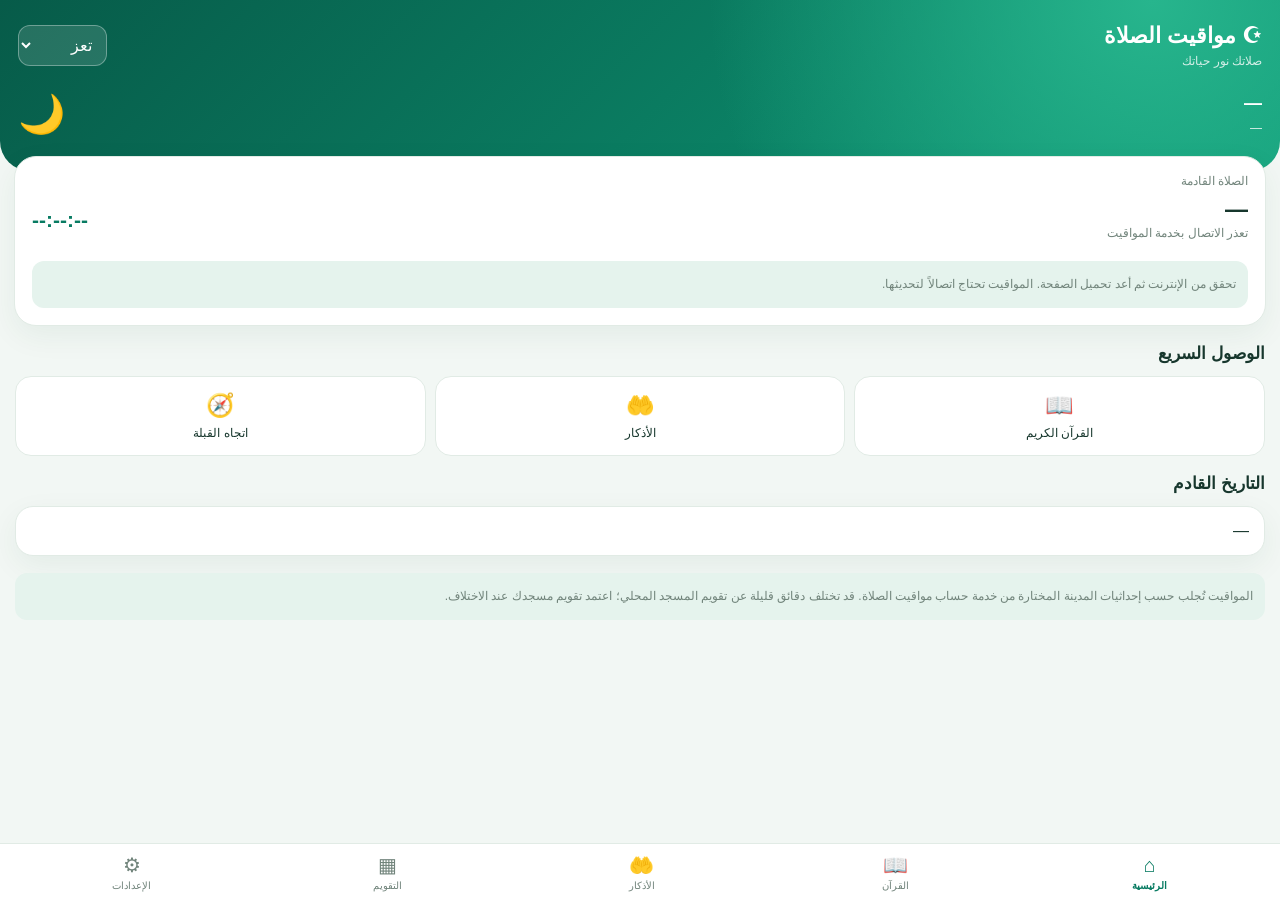
<file: index (4).html>
<!doctype html>
<html lang="ar" dir="rtl">
<head>
<meta charset="utf-8"><meta name="viewport" content="width=device-width,initial-scale=1,maximum-scale=1,user-scalable=no"><meta name="theme-color" content="#087b62"><title>مواقيت الصلاة</title>
<style>
:root{--bg:#f2f7f4;--card:#fff;--text:#17372d;--muted:#71847b;--main:#087b62;--main2:#0d9b78;--soft:#e5f3ed;--line:#e1ebe5;--shadow:0 10px 30px #164b3510}*{box-sizing:border-box}body{margin:0;background:var(--bg);color:var(--text);font-family:Tahoma,Arial,sans-serif;padding-bottom:84px;transition:.2s}body.dark{--bg:#101b17;--card:#1b2a23;--text:#edf7f1;--muted:#a5b8ad;--main:#55cba3;--main2:#168b6d;--soft:#263e32;--line:#30453a;--shadow:0 10px 30px #0003}button,select,input{font:inherit}button{cursor:pointer;border:0}.top{padding:23px 18px 35px;color:#fff;background:radial-gradient(circle at 90% 0,#27b58d 0,transparent 38%),linear-gradient(135deg,#075b49,#0d9875);border-radius:0 0 30px 30px}.toprow{display:flex;justify-content:space-between;align-items:center;gap:10px}.brand{font-size:22px;font-weight:bold}.sub{font-size:12px;opacity:.8;margin-top:5px}.cityselect{background:#ffffff20;color:#fff;border:1px solid #ffffff55;padding:10px;border-radius:12px;max-width:125px}.cityselect option{color:#123}.datebox{display:flex;justify-content:space-between;align-items:center;margin-top:24px}.datebig{font-size:18px;font-weight:bold}.datehint{font-size:12px;opacity:.85;margin-top:7px}.moon{font-size:38px}.hero{margin:-15px 14px 17px;background:var(--card);border:1px solid var(--line);border-radius:22px;padding:17px;box-shadow:var(--shadow)}.nextlabel{font-size:12px;color:var(--muted)}.nextrow{display:flex;justify-content:space-between;align-items:center;margin-top:8px;gap:8px}.nextname{font-size:23px;font-weight:bold}.count{font-size:21px;color:var(--main);font-weight:bold;direction:ltr;white-space:nowrap}.muted{color:var(--muted);font-size:12px;line-height:1.7}.prayers{display:grid;grid-template-columns:repeat(6,minmax(0,1fr));gap:6px;margin-top:18px}.pray{background:var(--soft);border-radius:13px;padding:10px 2px;text-align:center;min-width:0}.pray.active{background:var(--main);color:#fff}.pname{font-size:10px}.ptime{font-size:12px;font-weight:bold;margin-top:7px;direction:ltr;white-space:nowrap}.section{padding:0 15px;margin:17px 0}.sectitle{font-size:17px;font-weight:bold;margin:0 0 12px}.card{background:var(--card);border:1px solid var(--line);border-radius:18px;padding:15px;box-shadow:var(--shadow)}.quick{display:grid;grid-template-columns:repeat(3,1fr);gap:9px}.quick button{background:var(--card);border:1px solid var(--line);border-radius:16px;padding:15px 4px;color:var(--text);font-size:12px}.quick b{display:block;font-size:23px;margin-bottom:7px}.bottom{position:fixed;bottom:0;left:0;right:0;background:var(--card);border-top:1px solid var(--line);display:flex;justify-content:space-around;padding:8px 3px calc(8px + env(safe-area-inset-bottom));z-index:5}.nav{background:none;color:var(--muted);font-size:10px;min-width:48px}.nav span{display:block;font-size:20px;margin-bottom:3px}.nav.active{color:var(--main);font-weight:bold}.page{display:none}.page.active{display:block}.toolbar{display:flex;gap:8px;align-items:center;flex-wrap:wrap;margin-bottom:12px}.field{background:var(--soft);color:var(--text);border:1px solid var(--line);padding:11px;border-radius:12px;min-width:0}.primary{background:var(--main);color:white;border-radius:12px;padding:11px 15px}.secondary{background:var(--soft);color:var(--main);border-radius:12px;padding:10px 13px}.ayah{font-size:22px;line-height:2.1;text-align:justify;padding:12px 3px;border-bottom:1px solid var(--line)}.ayah small{color:var(--main);font-size:12px;white-space:nowrap}.surahtitle{text-align:center;color:var(--main);font-weight:bold;padding:15px}.adhkar{line-height:2.1;font-size:19px}.counter{display:flex;align-items:center;justify-content:center;gap:15px;margin-top:15px}.countbtn{width:68px;height:68px;border-radius:50%;background:var(--main);color:white;font-size:24px}.settingrow{display:flex;justify-content:space-between;align-items:center;gap:8px;padding:13px 0;border-bottom:1px solid var(--line)}.compass{height:220px;display:grid;place-items:center}.dial{width:180px;height:180px;border:7px solid var(--soft);border-radius:50%;display:grid;place-items:center;position:relative;background:radial-gradient(circle,var(--card),var(--soft))}.needle{font-size:65px;color:var(--main);display:inline-block}.calendargrid{display:grid;grid-template-columns:repeat(7,1fr);gap:5px;text-align:center}.day{background:var(--soft);padding:10px 0;border-radius:9px;font-size:12px}.today{background:var(--main);color:#fff}.notice{padding:12px;background:var(--soft);border-radius:12px;color:var(--muted);font-size:12px;line-height:1.9}.status{padding:10px;background:var(--soft);border-radius:11px;margin-bottom:10px;color:var(--muted);font-size:12px}.wide{width:100%}.smalltitle{font-size:13px;font-weight:bold;color:var(--main);margin:14px 0 7px}.developer-credit{text-align:center;margin-top:16px;padding:14px 10px;border-top:1px solid var(--line);color:var(--muted);font-size:13px;line-height:2}.developer-credit b{color:var(--main)}.developer-credit a{color:var(--main);font-weight:bold;text-decoration:none;direction:ltr;display:inline-block}
@media(max-width:360px){.prayers{gap:4px}.pray{padding:9px 1px}.pname{font-size:9px}.ptime{font-size:10px}.count{font-size:17px}}
</style></head>
<body>
<header class="top"><div class="toprow"><div><div class="brand">☪ مواقيت الصلاة</div><div class="sub">صلاتك نور حياتك</div></div><select id="city" class="cityselect" aria-label="المدينة"><option value="taiz">تعز</option><option value="sanaa">صنعاء</option><option value="aden">عدن</option><option value="ibb">إب</option><option value="hodeidah">الحديدة</option><option value="dhamar">ذمار</option><option value="mukalla">المكلا</option><option value="marib">مأرب</option><option value="sayun">سيئون</option></select></div><div class="datebox"><div><div class="datebig" id="greg">—</div><div class="datehint" id="hijri">—</div></div><div class="moon">🌙</div></div></header>
<main>
<section id="home" class="page active"><div class="hero"><div class="nextlabel">الصلاة القادمة</div><div class="nextrow"><div><div class="nextname" id="nextName">—</div><div class="muted" id="nextDate">يتم جلب المواقيت...</div></div><div class="count" id="countdown">--:--:--</div></div><div class="prayers" id="prayers"></div></div>
<div class="section"><h3 class="sectitle">الوصول السريع</h3><div class="quick"><button onclick="showPage('quran')"><b>📖</b>القرآن الكريم</button><button onclick="showPage('adhkar')"><b>🤲</b>الأذكار</button><button onclick="showPage('qibla')"><b>🧭</b>اتجاه القبلة</button></div></div>
<div class="section"><h3 class="sectitle">التاريخ القادم</h3><div class="card" id="tomorrow">—</div></div><div class="section"><div class="notice">المواقيت تُجلب حسب إحداثيات المدينة المختارة من خدمة حساب مواقيت الصلاة. قد تختلف دقائق قليلة عن تقويم المسجد المحلي؛ اعتمد تقويم مسجدك عند الاختلاف.</div></div></section>
<section id="quran" class="page"><div class="section"><h3 class="sectitle">📖 القرآن الكريم</h3><div class="toolbar"><select id="surahSelect" class="field" style="flex:1"><option>جارٍ تحميل السور...</option></select><select id="juzSelect" class="field"><option value="0">كل الأجزاء</option></select><button class="secondary" id="fontDown">A−</button><button class="secondary" id="fontUp">A+</button></div><div class="toolbar"><input id="searchAyah" class="field" placeholder="ابحث في الآيات" style="flex:1"><button class="primary" id="searchBtn">بحث</button></div><div id="quranStatus" class="muted">يتم تحميل القرآن الكريم...</div><div class="card" id="quranText"><div class="surahtitle">بسم الله الرحمن الرحيم</div></div></div></section>
<section id="adhkar" class="page"><div class="section"><h3 class="sectitle">🤲 الأذكار</h3><div class="toolbar"><button class="primary" onclick="loadAzkar('morning')">أذكار الصباح</button><button class="secondary" onclick="loadAzkar('evening')">أذكار المساء</button></div><div id="azkarCard" class="card"><div class="adhkar">اختر أذكار الصباح أو المساء للبدء.</div></div><div class="counter"><button class="countbtn" id="zikrCount">0</button><span class="muted">اضغط للتسبيح</span><button class="secondary" onclick="resetZikr()">تصفير</button></div></div></section>
<section id="qibla" class="page"><div class="section"><h3 class="sectitle">🧭 اتجاه القبلة</h3><div class="card"><div class="compass"><div class="dial"><span id="needle" class="needle">➤</span></div></div><div style="text-align:center;font-size:20px;font-weight:bold" id="qiblaDeg">—</div><p class="muted" style="text-align:center">الاتجاه محسوب من المدينة المختارة إلى الكعبة المشرفة، وليس بوصلة مغناطيسية مباشرة.</p></div></div></section>
<section id="calendar" class="page"><div class="section"><h3 class="sectitle">📅 التقويم</h3><div class="card"><div class="toolbar" style="justify-content:space-between"><button class="secondary" onclick="changeMonth(-1)">السابق</button><b id="monthTitle"></b><button class="secondary" onclick="changeMonth(1)">التالي</button></div><div class="calendargrid" id="calendarGrid"></div></div></div></section>
<section id="settings" class="page"><div class="section"><h3 class="sectitle">⚙️ الإعدادات</h3><div class="card"><div class="settingrow"><span>مظهر التطبيق</span><select id="theme" class="field"><option value="light">فاتح</option><option value="dark">داكن</option></select></div><div class="settingrow"><span>نظام الوقت</span><select id="timeFormat" class="field"><option value="12">12 ساعة</option><option value="24">24 ساعة</option></select></div><div class="settingrow"><span>اختيار صوت الأذان</span><select id="adhanVoice" class="field" style="max-width:190px"><option value="beautiful">أذان جميل — التسجيل الأول</option><option value="mosque">أذان المسجد — التسجيل الثاني</option><option value="doha">أذان الدوحة — التسجيل الثالث</option></select></div><div class="settingrow"><span>تنبيه الأذان</span><button class="secondary" id="adhanToggle">تفعيل التنبيه</button></div><div class="settingrow"><span>تجربة صوت الأذان</span><button class="primary" id="testAdhan">تشغيل</button></div><div class="settingrow"><span>إيقاف الصوت</span><button class="secondary" id="stopAdhan">إيقاف</button></div><div id="adhanStatus" class="status">اختر صوت الأذان ثم اضغط تجربة للاستماع قبل اعتماده.</div><div class="notice">صوت الأذان يُشغّل عبر الإنترنت. اختر الصوت ثم اضغط «تشغيل» لتجربته. التنبيه يعمل ما دامت الصفحة مفتوحة، ولا يمكن ضمانه بعد إغلاق الصفحة أو قفل الهاتف.</div><div class="developer-credit"><b>تطوير التطبيق: بشار القحطاني</b><br>للتواصل: <a href="tel:738543674">738543674</a></div></div></div></section>
</main>
<nav class="bottom"><button class="nav active" data-page="home"><span>⌂</span>الرئيسية</button><button class="nav" data-page="quran"><span>📖</span>القرآن</button><button class="nav" data-page="adhkar"><span>🤲</span>الأذكار</button><button class="nav" data-page="calendar"><span>▦</span>التقويم</button><button class="nav" data-page="settings"><span>⚙</span>الإعدادات</button></nav>
<audio id="adhanAudio" preload="none"></audio>
<script>
'use strict';
const cities={taiz:{n:'تعز',lat:13.5795,lon:44.0209},sanaa:{n:'صنعاء',lat:15.3694,lon:44.191},aden:{n:'عدن',lat:12.7855,lon:45.0187},ibb:{n:'إب',lat:13.9667,lon:44.1833},hodeidah:{n:'الحديدة',lat:14.7978,lon:42.9545},dhamar:{n:'ذمار',lat:14.5427,lon:44.4051},mukalla:{n:'المكلا',lat:14.5425,lon:49.1242},marib:{n:'مأرب',lat:15.4625,lon:45.3258},sayun:{n:'سيئون',lat:15.943,lon:48.7873}};
const prayerKeys=['Fajr','Sunrise','Dhuhr','Asr','Maghrib','Isha'],names=['الفجر','الشروق','الظهر','العصر','المغرب','العشاء'];let times=[],nextPrayer=null,adhanEnabled=false,lastAdhanKey='',quran=[],fontSize=22,monthDate=new Date(),zikr=0,azkarType='morning',azIndex=0,azCount=0;
const $=id=>document.getElementById(id);function showPage(id){document.querySelectorAll('.page').forEach(p=>p.classList.toggle('active',p.id===id));document.querySelectorAll('.nav').forEach(b=>b.classList.toggle('active',b.dataset.page===id));if(id==='calendar')renderCalendar();if(id==='qibla')renderQibla()};document.querySelectorAll('.nav').forEach(b=>b.onclick=()=>showPage(b.dataset.page));
function parseApiTime(v){let m=String(v||'').match(/(\d{1,2}):(\d{2})/);if(!m)return null;return Number(m[1])*60+Number(m[2])}
function dateTime(minutes,dayOffset=0){let d=new Date();d.setHours(0,0,0,0);d.setDate(d.getDate()+dayOffset);d.setMinutes(minutes);return d}
function formatMinutes(v){let h=Math.floor(v/60)%24,m=v%60;if($('timeFormat').value==='24')return String(h).padStart(2,'0')+':'+String(m).padStart(2,'0');return (h%12||12)+':'+String(m).padStart(2,'0')+' '+(h<12?'ص':'م')}
function fmtDate(d){return d.toLocaleDateString('ar-YE',{weekday:'long',year:'numeric',month:'long',day:'numeric'})}
async function loadPrayerTimes(){let city=cities[$('city').value],d=new Date(),date=[String(d.getDate()).padStart(2,'0'),String(d.getMonth()+1).padStart(2,'0'),d.getFullYear()].join('-');$('nextDate').textContent='جارٍ تحديث المواقيت...';$('prayers').innerHTML='<div class="status" style="grid-column:1/-1">جارٍ جلب مواقيت الصلاة...</div>';try{let url=`https://api.aladhan.com/v1/timings/${date}?latitude=${city.lat}&longitude=${city.lon}&method=3&school=0`;let response=await fetch(url,{cache:'no-store'});if(!response.ok)throw Error('api');let json=await response.json();if(json.code!==200)throw Error('data');let t=json.data.timings;times=prayerKeys.map(k=>parseApiTime(t[k]));if(times.some(x=>x===null))throw Error('times');$('nextDate').textContent='مواقيت اليوم — '+city.n;renderPrayer();}catch(e){$('nextDate').textContent='تعذر الاتصال بخدمة المواقيت';$('prayers').innerHTML='<div class="notice" style="grid-column:1/-1">تحقق من الإنترنت ثم أعد تحميل الصفحة. المواقيت تحتاج اتصالاً لتحديثها.</div>';}}
function renderPrayer(){let now=new Date();$('greg').textContent=fmtDate(now);try{$('hijri').textContent=new Intl.DateTimeFormat('ar-SA-u-ca-islamic-umalqura',{day:'numeric',month:'long',year:'numeric'}).format(now)+' هـ'}catch(e){$('hijri').textContent='التاريخ الهجري'}$('prayers').innerHTML=names.map((n,i)=>`<div class="pray" id="pray${i}"><div class="pname">${n}</div><div class="ptime">${formatMinutes(times[i])}</div></div>`).join('');let upcoming=times.map((m,i)=>({d:dateTime(m),i})).filter(x=>x.d>now);if(!upcoming.length)upcoming=[{d:dateTime(times[0],1),i:0}];nextPrayer=upcoming[0];$('nextName').textContent=names[nextPrayer.i];$('nextDate').textContent='المتبقي على الصلاة القادمة';let tomorrow=new Date();tomorrow.setDate(tomorrow.getDate()+1);$('tomorrow').innerHTML=`غداً: <b>${fmtDate(tomorrow)}</b><br><span class="muted">${new Intl.DateTimeFormat('ar-SA-u-ca-islamic-umalqura',{day:'numeric',month:'long',year:'numeric'}).format(tomorrow)} هـ</span>`;tickCountdown();}
function tickCountdown(){if(!nextPrayer)return;let now=new Date(),diff=Math.max(0,Math.floor((nextPrayer.d-now)/1000)),h=Math.floor(diff/3600),m=Math.floor(diff%3600/60),s=diff%60;$('countdown').textContent=[h,m,s].map(x=>String(x).padStart(2,'0')).join(':');document.querySelectorAll('.pray').forEach(x=>x.classList.remove('active'));let el=$('pray'+nextPrayer.i);if(el)el.classList.add('active');if(diff===0){loadPrayerTimes()}}
function checkAdhan(){if(!times.length)return;let now=new Date(),minute=now.getHours()*60+now.getMinutes();times.forEach((m,i)=>{let key=now.toDateString()+'-'+i;if(m===minute&&adhanEnabled&&lastAdhanKey!==key){lastAdhanKey=key;playAdhan()}})}
function bearing(lat,lon){let p1=lat*Math.PI/180,p2=21.4225*Math.PI/180,dl=(39.8262-lon)*Math.PI/180;return (Math.atan2(Math.sin(dl),Math.cos(p1)*Math.tan(p2)-Math.sin(p1)*Math.cos(dl))*180/Math.PI+360)%360}function renderQibla(){let c=cities[$('city').value],b=bearing(c.lat,c.lon);$('needle').style.transform=`rotate(${b}deg)`;$('qiblaDeg').textContent='اتجاه القبلة '+Math.round(b)+'° من الشمال'}
async function loadQuran(){try{let cached=localStorage.getItem('quranUthmaniV1');if(cached){quran=JSON.parse(cached);$('quranStatus').textContent='القرآن جاهز للقراءة.'}else{$('quranStatus').textContent='تحميل القرآن الكريم...';let r=await fetch('https://api.alquran.cloud/v1/quran/quran-uthmani');if(!r.ok)throw Error();let j=await r.json();quran=j.data.surahs;localStorage.setItem('quranUthmaniV1',JSON.stringify(quran));$('quranStatus').textContent='تم تحميل القرآن وحفظه على الجهاز.'} $('surahSelect').innerHTML=quran.map(s=>`<option value="${s.number}">${s.number}. ${s.name}</option>`).join('');$('juzSelect').innerHTML='<option value="0">كل الأجزاء</option>'+Array.from({length:30},(_,i)=>`<option value="${i+1}">الجزء ${i+1}</option>`).join('');renderSurah(1)}catch(e){$('quranStatus').textContent='تعذر تحميل القرآن. تحقق من الإنترنت.';$('quranText').innerHTML='<div class="notice">يلزم الإنترنت عند أول تحميل للقرآن. بعد نجاح التحميل يُحفظ على هذا الجهاز.</div>'}}
function renderSurah(n){if(!quran.length)return;let s=quran.find(x=>x.number===Number(n));if(!s)return;let verses=s.ayahs;if(Number($('juzSelect').value))verses=verses.filter(a=>a.juz===Number($('juzSelect').value));$('quranText').innerHTML=`<div class="surahtitle">${s.name}</div>`+verses.map(a=>`<div class="ayah" style="font-size:${fontSize}px">${a.text} <small>﴿${a.numberInSurah}﴾</small></div>`).join('')}
$('surahSelect').onchange=()=>renderSurah($('surahSelect').value);$('juzSelect').onchange=()=>renderSurah($('surahSelect').value);$('fontUp').onclick=()=>{fontSize=Math.min(36,fontSize+2);renderSurah($('surahSelect').value)};$('fontDown').onclick=()=>{fontSize=Math.max(16,fontSize-2);renderSurah($('surahSelect').value)};$('searchBtn').onclick=()=>{let q=$('searchAyah').value.trim();if(!q||!quran.length)return;let hits=[];quran.forEach(s=>s.ayahs.forEach(a=>{if(a.text.includes(q))hits.push({s,a})}));$('quranText').innerHTML=hits.length?hits.slice(0,100).map(x=>`<div class="ayah" style="font-size:${fontSize}px"><small>${x.s.name} — ${x.a.numberInSurah}</small><br>${x.a.text}</div>`).join(''):'لا توجد نتائج'};
const azkar={morning:[['أصبحنا وأصبح الملك لله، والحمد لله، لا إله إلا الله وحده لا شريك له، له الملك وله الحمد وهو على كل شيء قدير.',1],['اللهم بك أصبحنا وبك أمسينا وبك نحيا وبك نموت وإليك النشور.',1],['رضيت بالله رباً، وبالإسلام ديناً، وبمحمد ﷺ نبياً.',3],['سبحان الله وبحمده.',100],['أستغفر الله وأتوب إليه.',100],['اللهم صل وسلم على نبينا محمد.',10]],evening:[['أمسينا وأمسى الملك لله، والحمد لله، لا إله إلا الله وحده لا شريك له، له الملك وله الحمد وهو على كل شيء قدير.',1],['اللهم بك أمسينا وبك أصبحنا وبك نحيا وبك نموت وإليك المصير.',1],['رضيت بالله رباً، وبالإسلام ديناً، وبمحمد ﷺ نبياً.',3],['سبحان الله وبحمده.',100],['أستغفر الله وأتوب إليه.',100],['اللهم صل وسلم على نبينا محمد.',10]]};function loadAzkar(type){azkarType=type;azIndex=0;azCount=0;renderZikr()}function renderZikr(){let arr=azkar[azkarType],item=arr[azIndex];$('azkarCard').innerHTML=`<div class="muted">${azkarType==='morning'?'أذكار الصباح':'أذكار المساء'} — الذكر ${azIndex+1} من ${arr.length}</div><div class="adhkar" style="margin-top:12px">${item[0]}</div><div class="muted" style="margin-top:12px">عدد التكرار الوارد: ${item[1]}</div><div class="toolbar" style="margin-top:14px"><button class="primary" onclick="nextZikr()">الذكر التالي</button><button class="secondary" onclick="loadAzkar(azkarType)">إعادة</button></div>`;$('zikrCount').textContent=azCount}function nextZikr(){azIndex=(azIndex+1)%azkar[azkarType].length;azCount=0;renderZikr()}$('zikrCount').onclick=()=>{azCount++;$('zikrCount').textContent=azCount};function resetZikr(){azCount=0;$('zikrCount').textContent=0}
function renderCalendar(){let y=monthDate.getFullYear(),m=monthDate.getMonth(),first=new Date(y,m,1).getDay(),days=new Date(y,m+1,0).getDate();$('monthTitle').textContent=monthDate.toLocaleDateString('ar-YE',{month:'long',year:'numeric'});let labels=['ح','ن','ث','ر','خ','ج','س'];$('calendarGrid').innerHTML=labels.map(x=>`<div class="muted">${x}</div>`).join('')+Array(first).fill('<div></div>').join('')+Array.from({length:days},(_,i)=>{let d=i+1,is=new Date().toDateString()===new Date(y,m,d).toDateString();return `<div class="day ${is?'today':''}">${d}<br><small>${new Intl.DateTimeFormat('ar-SA-u-ca-islamic-umalqura',{day:'numeric'}).format(new Date(y,m,d))}</small></div>`}).join('')}function changeMonth(v){monthDate.setMonth(monthDate.getMonth()+v);renderCalendar()}
const adhanVoices={beautiful:'https://upload.wikimedia.org/wikipedia/commons/transcoded/b/b0/Beautiful_adhan.ogg/Beautiful_adhan.ogg.mp3',mosque:'https://upload.wikimedia.org/wikipedia/commons/transcoded/a/a9/Muslim_calling_to_prayer.ogg/Muslim_calling_to_prayer.ogg.mp3',doha:'https://archive.org/download/adhan.recordings.from.doha.qatar/Adhan_Doha_Qatar_02_Dhuhr_Adhan.mp3'};let chosenAdhan=localStorage.getItem('chosenAdhan')||'beautiful';if(!$('adhanVoice').querySelector('option[value="'+chosenAdhan+'"]'))chosenAdhan='beautiful';$('adhanVoice').value=chosenAdhan;function setAdhanSource(){let a=$('adhanAudio');a.pause();a.removeAttribute('src');a.src=adhanVoices[chosenAdhan];a.preload='auto';a.load()}$('adhanVoice').onchange=()=>{chosenAdhan=$('adhanVoice').value;localStorage.setItem('chosenAdhan',chosenAdhan);setAdhanSource();$('adhanStatus').textContent='تم اختيار الصوت. اضغط «تشغيل» للاستماع.'};function playAdhan(){let a=$('adhanAudio');if(!a.src||!a.src.includes(adhanVoices[chosenAdhan]))setAdhanSource();a.pause();try{a.currentTime=0}catch(e){}$('adhanStatus').textContent='جارٍ تحميل صوت الأذان...';let p=a.play();if(p&&p.then)p.then(()=>$('adhanStatus').textContent='يعمل صوت الأذان الآن.').catch(e=>{$('adhanStatus').textContent='لم يعمل هذا التسجيل. تأكد من الإنترنت، وارفع صوت الوسائط، ثم جرّب صوتًا آخر.'})} $('adhanAudio').addEventListener('error',()=>{$('adhanStatus').textContent='تعذر تحميل ملف الصوت من المصدر. جرّب تسجيلًا آخر أو افتح التطبيق بمتصفح Chrome.'});setAdhanSource();$('testAdhan').onclick=playAdhan;$('stopAdhan').onclick=()=>{$('adhanAudio').pause();$('adhanStatus').textContent='تم إيقاف صوت الأذان.'};$('adhanToggle').onclick=()=>{adhanEnabled=!adhanEnabled;$('adhanToggle').textContent=adhanEnabled?'إيقاف التنبيه':'تفعيل التنبيه';alert(adhanEnabled?'تم تفعيل التنبيه ما دامت الصفحة مفتوحة.':'تم إيقاف التنبيه.')};$('city').onchange=()=>{loadPrayerTimes();renderQibla()};$('timeFormat').onchange=()=>{if(times.length)renderPrayer()};$('theme').onchange=()=>{document.body.classList.toggle('dark',$('theme').value==='dark');localStorage.setItem('prayerTheme',$('theme').value)};let savedTheme=localStorage.getItem('prayerTheme');if(savedTheme){$('theme').value=savedTheme;document.body.classList.toggle('dark',savedTheme==='dark')}let savedCity=localStorage.getItem('prayerCity');if(savedCity&&cities[savedCity])$('city').value=savedCity;$('city').addEventListener('change',()=>localStorage.setItem('prayerCity',$('city').value));loadPrayerTimes();renderQibla();loadQuran();setInterval(()=>{tickCountdown();checkAdhan()},1000);setInterval(loadPrayerTimes,6*60*60*1000);
</script></body></html>
</file>
